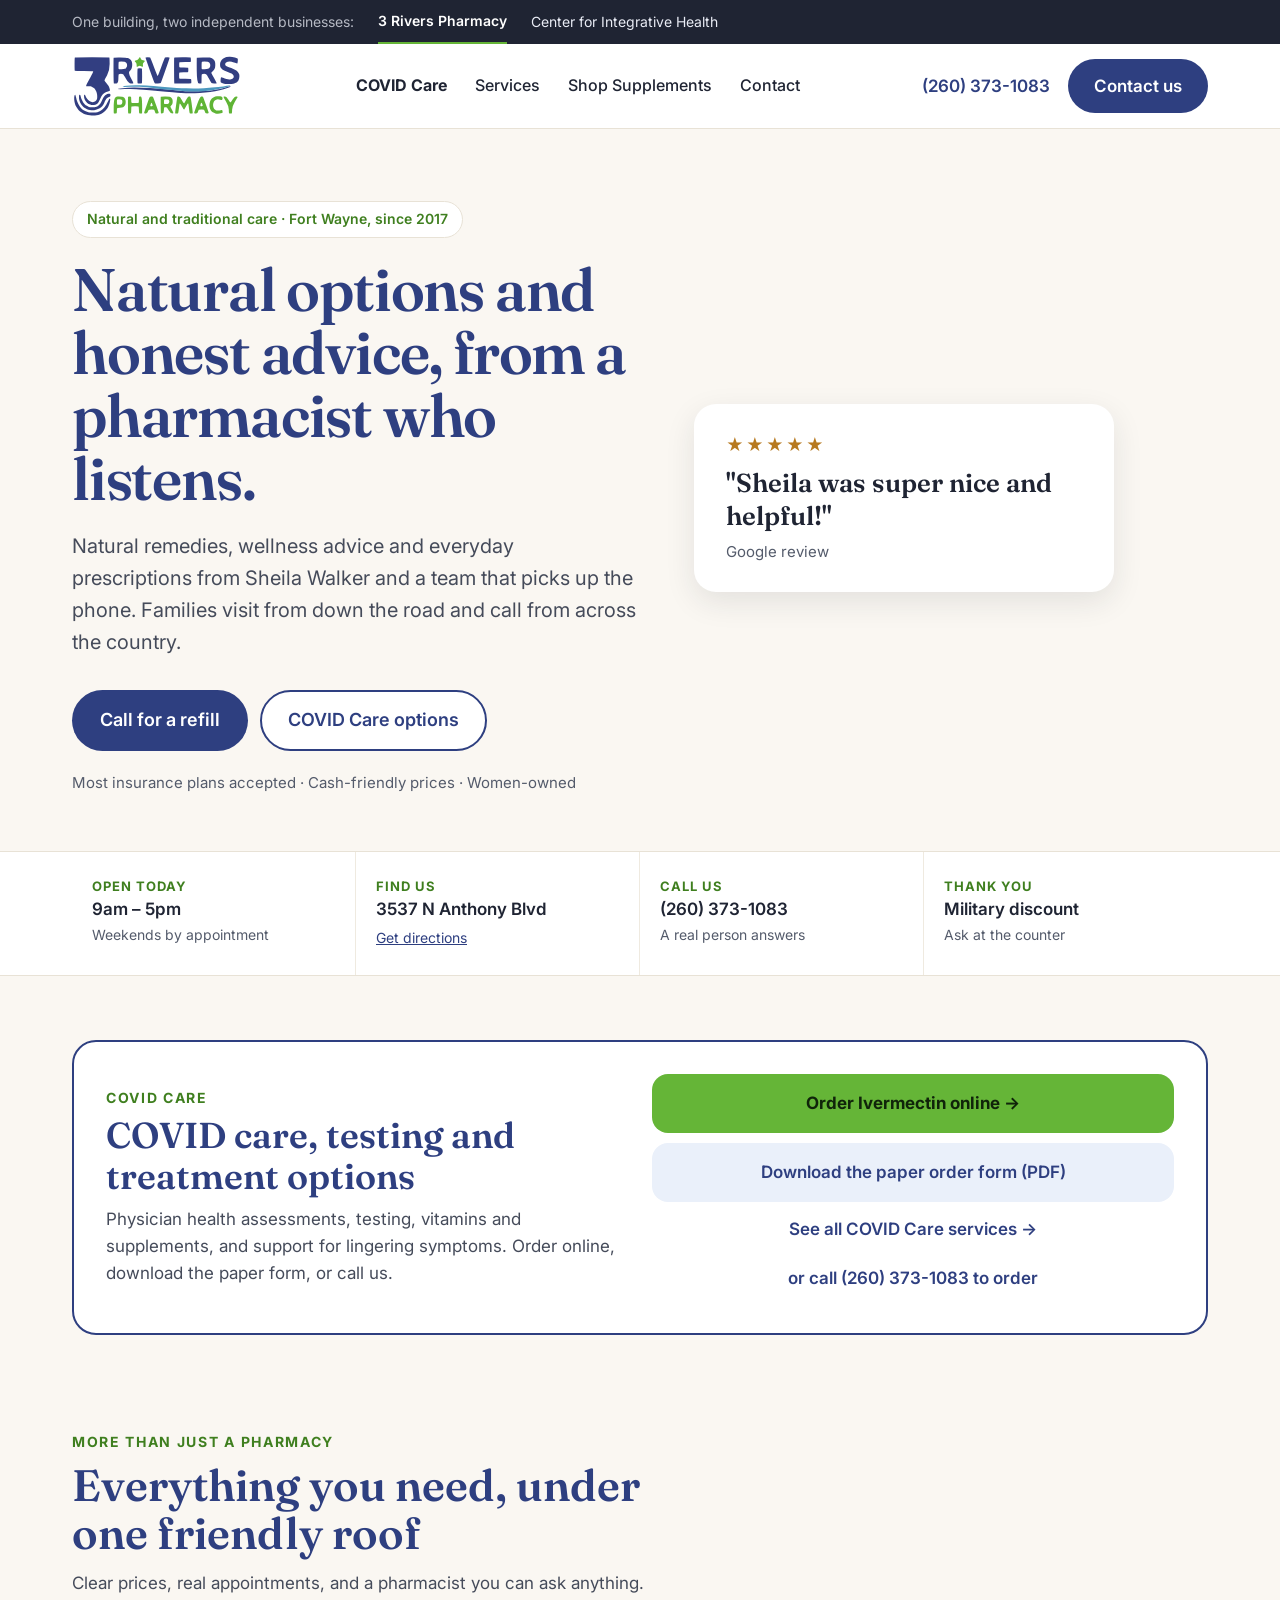
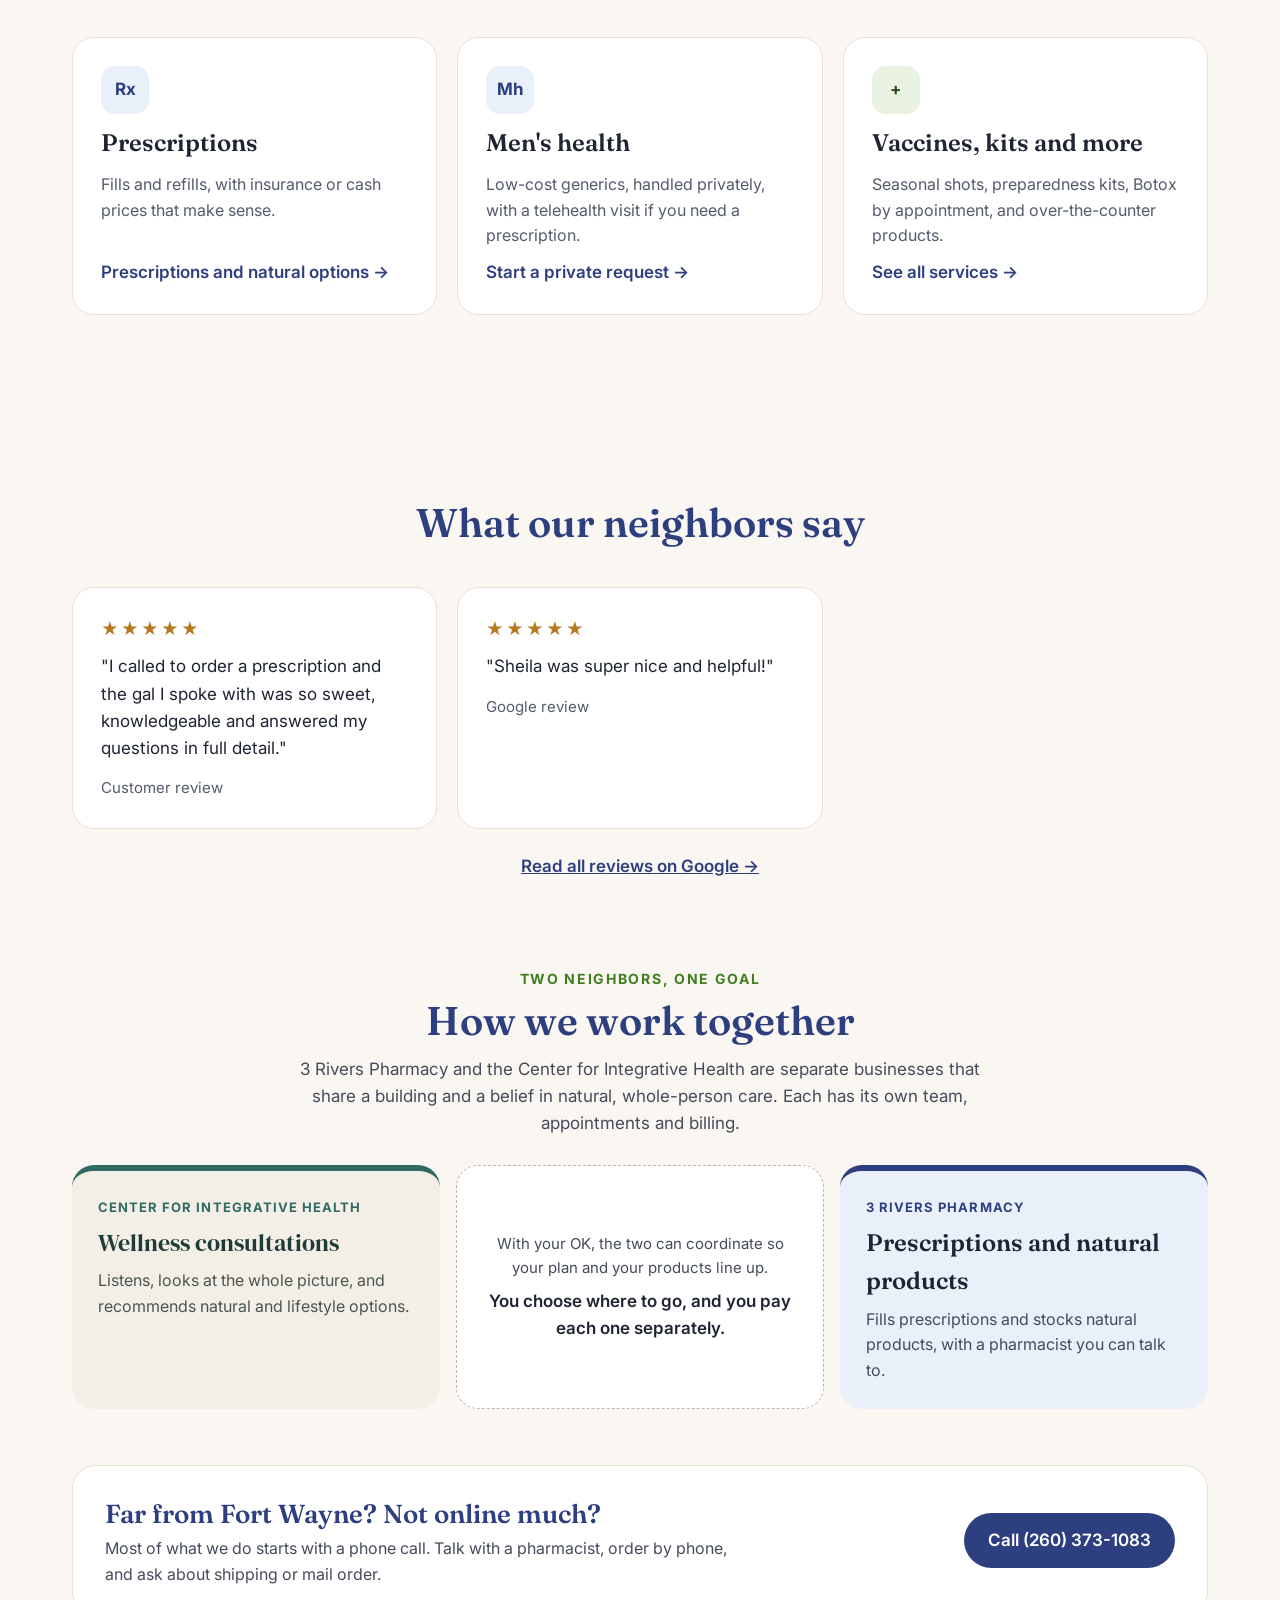
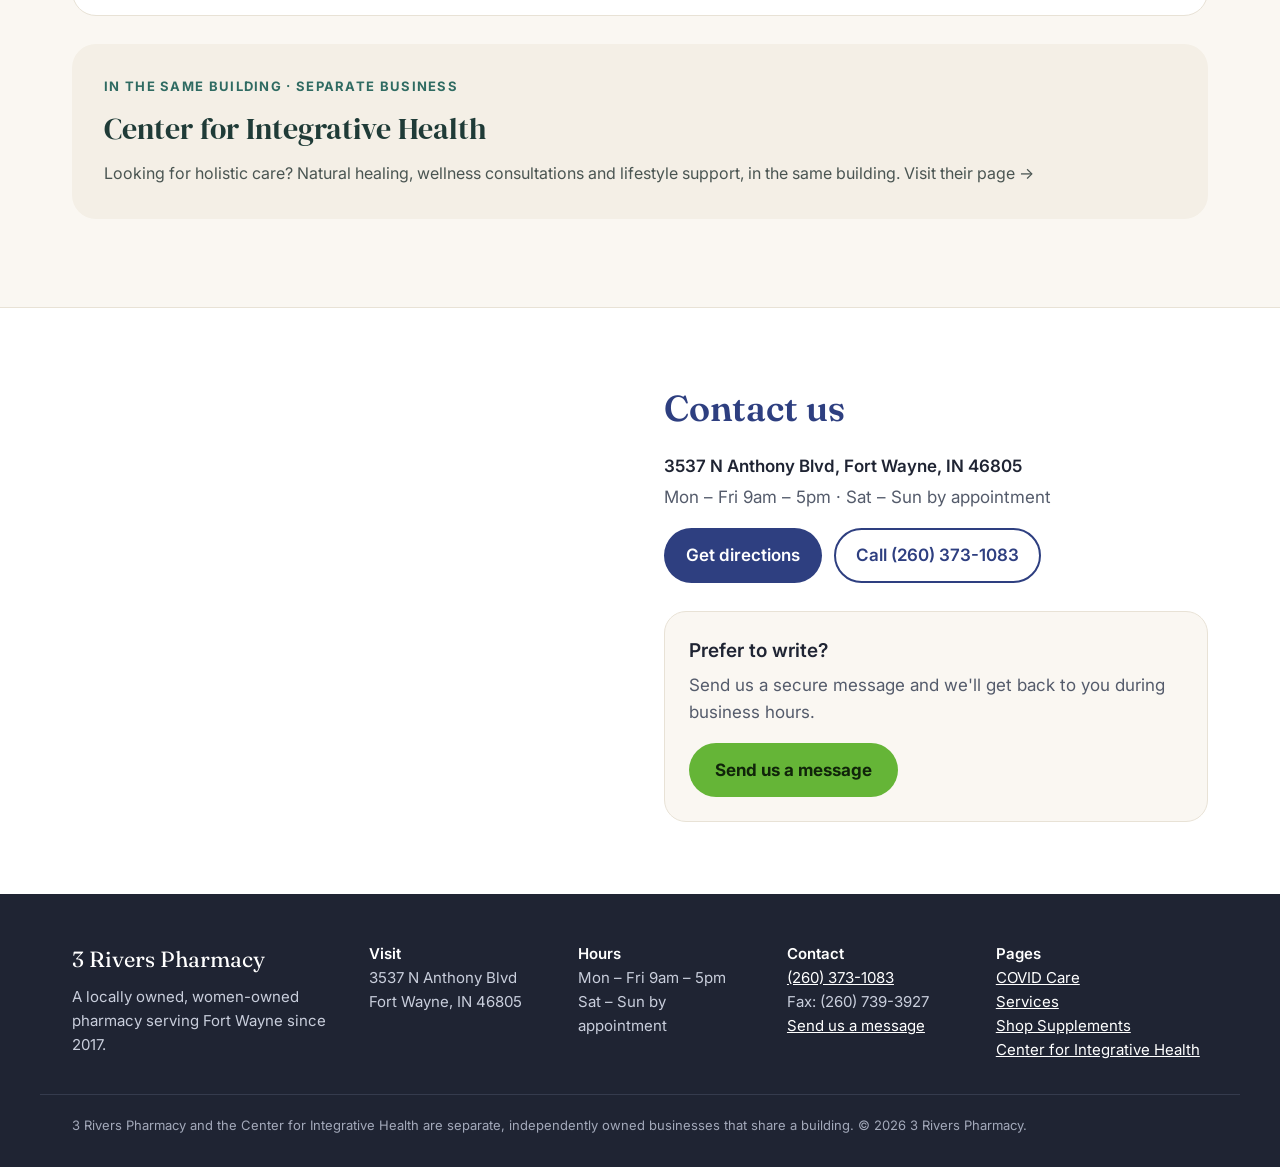
<file: index.html>
<!doctype html>
<html lang="en">
<head>
<meta charset="utf-8">
<meta name="viewport" content="width=device-width, initial-scale=1">
<title>3 Rivers Pharmacy | Fort Wayne, IN – More than just a pharmacy</title>
<meta name="description" content="Locally owned, women-owned pharmacy in Fort Wayne, IN. Prescriptions, natural options, COVID care and honest advice from a pharmacist who listens.">
<link rel="canonical" href="https://3riverspharmacy.com/">
<meta property="og:title" content="3 Rivers Pharmacy | Fort Wayne, IN – More than just a pharmacy">
<meta property="og:description" content="Locally owned, women-owned pharmacy in Fort Wayne, IN. Prescriptions, natural options, COVID care and honest advice from a pharmacist who listens.">
<meta property="og:url" content="https://3riverspharmacy.com/">
<meta property="og:type" content="website">
<link rel="icon" type="image/svg+xml" href="/assets/favicon.svg">
<link rel="preconnect" href="https://fonts.googleapis.com"><link rel="preconnect" href="https://fonts.gstatic.com" crossorigin><link rel="stylesheet" href="https://fonts.googleapis.com/css2?family=Fraunces:opsz,wght@9..144,500;9..144,600&amp;family=DM+Serif+Display&amp;family=Inter:wght@400;500;600;700&amp;display=swap">
<link rel="stylesheet" href="/assets/site.css">
<script type="application/ld+json">{"@context":"https://schema.org","@type":"Pharmacy","name":"3 Rivers Pharmacy","url":"https://3riverspharmacy.com/","telephone":"+1-260-373-1083","faxNumber":"+1-260-739-3927","image":"https://3riverspharmacy.com/assets/3rp-logo.svg","address":{"@type":"PostalAddress","streetAddress":"3537 N Anthony Blvd","addressLocality":"Fort Wayne","addressRegion":"IN","postalCode":"46805","addressCountry":"US"},"openingHoursSpecification":[{"@type":"OpeningHoursSpecification","dayOfWeek":["Monday","Tuesday","Wednesday","Thursday","Friday"],"opens":"09:00","closes":"17:00"}]}</script>
</head>
<body class="rx">
<div class="topbar"><div class="wrap">
<span class="dim">One building, two independent businesses:</span>
<a href="/" class="on">3 Rivers Pharmacy</a>
<a href="/center-for-integrative-health/" >Center for Integrative Health</a>
</div></div>
<header class="site"><div class="wrap">
<a href="/" class="brand"><img src="/assets/3rp-logo.svg" alt="3 Rivers Pharmacy" width="170" height="60"></a>
<nav class="navlinks" aria-label="Main">
<a href="/covid-care/"><b>COVID Care</b></a>
<a href="/services/">Services</a>
<a href="https://us.fullscript.com/s/swalker1751569186/shop" target="_blank" rel="noopener">Shop Supplements</a>
<a href="/contact/">Contact</a>
</nav>
<div class="hdr-cta">
<a href="tel:+12603731083" class="phone">(260) 373-1083</a>
<a href="/contact/" class="btn btn-navy">Contact us</a>
</div>
</div></header>
<main class="home">
<section style="padding: 72px 0 56px">
<div class="wrap hero">
<div>
<div style="display: inline-flex; gap: 8px; align-items: center; background: #FFFFFF; border: 1px solid #E8E2D6; border-radius: 999px; padding: 6px 14px; font-size: 14px; font-weight: 600; color: #3F7F1F">Natural and traditional care · Fort Wayne, since 2017</div>
<h1 style="font-family: Fraunces, serif; font-weight: 600; font-size: 60px; line-height: 1.05; letter-spacing: -0.02em; color: #2E3F80; margin: 20px 0 20px">Natural options and honest advice, from a pharmacist who listens.</h1>
<p style="font-size: 20px; color: #454B5A; margin: 0 0 32px; max-width: 34em">Natural remedies, wellness advice and everyday prescriptions from Sheila Walker and a team that picks up the phone. Families visit from down the road and call from across the country.</p>
<div style="display: flex; flex-wrap: wrap; gap: 12px">
<a href="tel:+12603731083" style="background: #2E3F80; color: #FFFFFF; font-weight: 600; text-decoration: none; padding: 16px 28px; border-radius: 999px; font-size: 18px">Call for a refill</a>
<a href="#covid" style="background: #FFFFFF; color: #2E3F80; border: 2px solid #2E3F80; font-weight: 600; text-decoration: none; padding: 14px 26px; border-radius: 999px; font-size: 18px">COVID Care options</a>
</div>
<p style="font-size: 15px; color: #545B6B; margin: 20px 0 0">Most insurance plans accepted · Cash-friendly prices · Women-owned</p>
</div>
<div style="background: #FFFFFF; border-radius: 22px; padding: 28px 32px; box-shadow: 0 10px 30px rgba(31,36,51,0.10); max-width: 420px; justify-self: start">
<div style="color: #B7791F; letter-spacing: 2px">★★★★★</div>
<div style="font-family: Fraunces, serif; font-size: 26px; font-weight: 600; color: #1F2433; line-height: 1.25; margin: 8px 0">"Sheila was super nice and helpful!"</div>
<div style="font-size: 15px; color: #545B6B">Google review</div>
</div>
</div>
</section>

<section style="background: #FFFFFF; border-top: 1px solid #E8E2D6; border-bottom: 1px solid #E8E2D6">
<div class="wrap facts">
<div style="padding: 24px 20px; border-right: 1px solid #EFEAE0"><div style="font-size: 13px; font-weight: 700; letter-spacing: 0.08em; color: #3F7F1F">OPEN TODAY</div><div style="font-weight: 600">9am – 5pm</div><div style="font-size: 14px; color: #545B6B">Weekends by appointment</div></div>
<div style="padding: 24px 20px; border-right: 1px solid #EFEAE0"><div style="font-size: 13px; font-weight: 700; letter-spacing: 0.08em; color: #3F7F1F">FIND US</div><div style="font-weight: 600">3537 N Anthony Blvd</div><a href="#visit" style="font-size: 14px">Get directions</a></div>
<div style="padding: 24px 20px; border-right: 1px solid #EFEAE0"><div style="font-size: 13px; font-weight: 700; letter-spacing: 0.08em; color: #3F7F1F">CALL US</div><div style="font-weight: 600">(260) 373-1083</div><div style="font-size: 14px; color: #545B6B">A real person answers</div></div>
<div style="padding: 24px 20px"><div style="font-size: 13px; font-weight: 700; letter-spacing: 0.08em; color: #3F7F1F">THANK YOU</div><div style="font-weight: 600">Military discount</div><div style="font-size: 14px; color: #545B6B">Ask at the counter</div></div>
</div>
</section>

<section id="covid" style="padding: 0 0 8px">
<div class="wrap">
<div style="background: #FFFFFF; border: 2px solid #2E3F80; border-radius: 24px; padding: 32px; display: grid; grid-template-columns: repeat(auto-fit, minmax(300px, 1fr)); gap: 24px; align-items: center; margin-top: 64px">
<div>
<div style="font-size: 14px; font-weight: 700; letter-spacing: 0.12em; color: #3F7F1F">COVID CARE</div>
<h2 style="font-family: Fraunces, serif; font-weight: 600; font-size: 36px; line-height: 1.12; color: #2E3F80; margin: 6px 0 10px">COVID care, testing and treatment options</h2>
<p style="margin: 0; color: #454B5A">Physician health assessments, testing, vitamins and supplements, and support for lingering symptoms. Order online, download the paper form, or call us.</p>
</div>
<div style="display: flex; flex-direction: column; gap: 10px">
<a href="https://hptz.io/0xNfG3i" target="_blank" rel="noopener" style="background: #65B537; color: #10240A; font-weight: 700; text-decoration: none; padding: 16px 22px; border-radius: 16px; text-align: center">Order Ivermectin online →</a>
<a href="/wp-content/uploads/2022/05/ORIGINAL-NEW-IVERMECTIN-EMAIL-THESE-1.pdf" style="background: #EAF0FA; color: #2E3F80; font-weight: 600; text-decoration: none; padding: 16px 22px; border-radius: 16px; text-align: center">Download the paper order form (PDF)</a>
<a href="/covid-care/" style="color: #2E3F80; font-weight: 600; text-decoration: none; padding: 4px; text-align: center">See all COVID Care services →</a>
<a href="tel:+12603731083" style="color: #2E3F80; font-weight: 600; text-decoration: none; padding: 8px; text-align: center">or call (260) 373-1083 to order</a>
</div>
</div>
</div>
</section>

<section id="services" style="padding: 88px 0">
<div class="wrap">
<div style="max-width: 640px; margin-bottom: 40px">
<div style="font-size: 14px; font-weight: 700; letter-spacing: 0.12em; color: #3F7F1F">MORE THAN JUST A PHARMACY</div>
<h2 style="font-family: Fraunces, serif; font-weight: 600; font-size: 44px; line-height: 1.1; color: #2E3F80; margin: 8px 0 12px">Everything you need, under one friendly roof</h2>
<p style="margin: 0; color: #454B5A">Clear prices, real appointments, and a pharmacist you can ask anything.</p>
</div>
<div class="cards">
<a href="/pharmacy-naturopathic-services/" style="text-decoration: none; color: inherit; background: #FFFFFF; border: 1px solid #E8E2D6; border-radius: 22px; padding: 28px; display: flex; flex-direction: column; gap: 10px">
<div style="width: 48px; height: 48px; border-radius: 14px; background: #EAF0FA; color: #2E3F80; display: flex; align-items: center; justify-content: center; font-weight: 700">Rx</div>
<div style="font-family: Fraunces, serif; font-size: 24px; font-weight: 600; color: #1F2433">Prescriptions</div>
<div style="color: #545B6B; font-size: 16px">Fills and refills, with insurance or cash prices that make sense.</div>
<div style="margin-top: auto; font-weight: 600; color: #2E3F80">Prescriptions and natural options →</div>
</a>
<a href="/mens-health/" style="text-decoration: none; color: inherit; background: #FFFFFF; border: 1px solid #E8E2D6; border-radius: 22px; padding: 28px; display: flex; flex-direction: column; gap: 10px">
<div style="width: 48px; height: 48px; border-radius: 14px; background: #EAF0FA; color: #2E3F80; display: flex; align-items: center; justify-content: center; font-weight: 700">Mh</div>
<div style="font-family: Fraunces, serif; font-size: 24px; font-weight: 600; color: #1F2433">Men's health</div>
<div style="color: #545B6B; font-size: 16px">Low-cost generics, handled privately, with a telehealth visit if you need a prescription.</div>
<div style="margin-top: auto; font-weight: 600; color: #2E3F80">Start a private request →</div>
</a>
<a href="/services/" style="text-decoration: none; color: inherit; background: #FFFFFF; border: 1px solid #E8E2D6; border-radius: 22px; padding: 28px; display: flex; flex-direction: column; gap: 10px">
<div style="width: 48px; height: 48px; border-radius: 14px; background: #EAF3E2; color: #2B4A17; display: flex; align-items: center; justify-content: center; font-weight: 700">+</div>
<div style="font-family: Fraunces, serif; font-size: 24px; font-weight: 600; color: #1F2433">Vaccines, kits and more</div>
<div style="color: #545B6B; font-size: 16px">Seasonal shots, preparedness kits, Botox by appointment, and over-the-counter products.</div>
<div style="margin-top: auto; font-weight: 600; color: #2E3F80">See all services →</div>
</a>
</div>
</div>
</section>

<section style="padding: 88px 0">
<div class="wrap">
<h2 style="font-family: Fraunces, serif; font-weight: 600; font-size: 40px; color: #2E3F80; margin: 0 0 32px; text-align: center">What our neighbors say</h2>
<div class="cards">
<div style="background: #FFFFFF; border: 1px solid #E8E2D6; border-radius: 22px; padding: 28px"><div style="color: #B7791F; letter-spacing: 2px">★★★★★</div><p style="margin: 10px 0 14px">"I called to order a prescription and the gal I spoke with was so sweet, knowledgeable and answered my questions in full detail."</p><div style="font-size: 15px; color: #545B6B">Customer review</div></div>
<div style="background: #FFFFFF; border: 1px solid #E8E2D6; border-radius: 22px; padding: 28px"><div style="color: #B7791F; letter-spacing: 2px">★★★★★</div><p style="margin: 10px 0 14px">"Sheila was super nice and helpful!"</p><div style="font-size: 15px; color: #545B6B">Google review</div></div>
</div>
<div style="text-align: center; margin-top: 24px"><a href="https://www.google.com/maps/search/?api=1&amp;query=3+Rivers+Pharmacy+3537+N+Anthony+Blvd+Fort+Wayne+IN" target="_blank" rel="noopener" style="font-weight: 600">Read all reviews on Google →</a></div>
</div>
</section>

<section id="together" style="padding: 0 0 56px">
<div class="wrap">
<div style="text-align: center; max-width: 720px; margin: 0 auto 28px">
<div style="font-size: 14px; font-weight: 700; letter-spacing: 0.12em; color: #3F7F1F">TWO NEIGHBORS, ONE GOAL</div>
<h2 style="font-family: Fraunces, serif; font-weight: 600; font-size: 40px; line-height: 1.12; color: #2E3F80; margin: 8px 0 12px">How we work together</h2>
<p style="margin: 0; color: #454B5A">3 Rivers Pharmacy and the Center for Integrative Health are separate businesses that share a building and a belief in natural, whole-person care. Each has its own team, appointments and billing.</p>
</div>
<div style="display: grid; grid-template-columns: repeat(auto-fit, minmax(260px, 1fr)); gap: 16px; align-items: stretch">
<div style="background: #F4EFE6; border-radius: 22px; padding: 26px; border-top: 6px solid #2F6B62"><div style="font-size: 13px; font-weight: 700; letter-spacing: 0.08em; color: #2F6B62">CENTER FOR INTEGRATIVE HEALTH</div><div style="font-family: 'DM Serif Display', serif; font-size: 24px; color: #1F3B37; margin: 6px 0">Wellness consultations</div><div style="font-size: 16px; color: #4A5552">Listens, looks at the whole picture, and recommends natural and lifestyle options.</div></div>
<div style="background: #FFFFFF; border: 1px dashed #BDB4A3; border-radius: 22px; padding: 26px; display: flex; flex-direction: column; justify-content: center; text-align: center"><div style="font-size: 15px; color: #454B5A">With your OK, the two can coordinate so your plan and your products line up.</div><div style="font-weight: 600; color: #1F2433; margin-top: 8px">You choose where to go, and you pay each one separately.</div></div>
<div style="background: #EAF0FA; border-radius: 22px; padding: 26px; border-top: 6px solid #2E3F80"><div style="font-size: 13px; font-weight: 700; letter-spacing: 0.08em; color: #2E3F80">3 RIVERS PHARMACY</div><div style="font-family: Fraunces, serif; font-size: 24px; font-weight: 600; color: #1F2433; margin: 6px 0">Prescriptions and natural products</div><div style="font-size: 16px; color: #454B5A">Fills prescriptions and stocks natural products, with a pharmacist you can talk to.</div></div>
</div>
</div>
</section>

<section id="neighbors" style="padding: 0 0 88px">
<div class="wrap" style="margin-bottom: 28px">
<div style="background: #FFFFFF; border: 1px solid #E8E2D6; border-radius: 24px; padding: 28px 32px; display: flex; flex-wrap: wrap; gap: 16px 32px; align-items: center; justify-content: space-between">
<div style="max-width: 640px"><div style="font-family: Fraunces, serif; font-size: 26px; font-weight: 600; color: #2E3F80">Far from Fort Wayne? Not online much?</div><div style="color: #454B5A; font-size: 16px">Most of what we do starts with a phone call. Talk with a pharmacist, order by phone, and ask about shipping or mail order.</div></div>
<a href="tel:+12603731083" style="background: #2E3F80; color: #FFFFFF; font-weight: 600; text-decoration: none; padding: 14px 24px; border-radius: 999px; white-space: nowrap">Call (260) 373-1083</a>
</div>
</div>
<div class="wrap">
<a href="/center-for-integrative-health/" style="text-decoration: none; color: inherit; background: #F4EFE6; border-radius: 24px; padding: 32px; display: block">
<div style="font-size: 13px; font-weight: 700; letter-spacing: 0.1em; color: #2F6B62">IN THE SAME BUILDING · SEPARATE BUSINESS</div>
<div style="font-family: 'DM Serif Display', serif; font-size: 30px; color: #1F3B37; margin: 8px 0">Center for Integrative Health</div>
<div style="color: #4A5552; font-size: 16px">Looking for holistic care? Natural healing, wellness consultations and lifestyle support, in the same building. Visit their page →</div>
</a>
</div>
</section>

<section id="visit" style="background: #FFFFFF; border-top: 1px solid #E8E2D6; padding: 72px 0">
<div class="wrap two" style="align-items: stretch">
<iframe title="Map to 3 Rivers Pharmacy, 3537 N Anthony Blvd, Fort Wayne, IN" src="https://www.google.com/maps?q=3537+N+Anthony+Blvd,+Fort+Wayne,+IN+46805&amp;output=embed" style="width: 100%; min-height: 360px; border: 0; border-radius: 24px; display: block" loading="lazy" referrerpolicy="no-referrer-when-downgrade"></iframe>
<div>
<h2 style="font-family: Fraunces, serif; font-weight: 600; font-size: 36px; color: #2E3F80; margin: 0 0 16px">Contact us</h2>
<p style="margin: 0 0 4px; font-weight: 600">3537 N Anthony Blvd, Fort Wayne, IN 46805</p>
<p style="margin: 0 0 16px; color: #545B6B">Mon – Fri 9am – 5pm · Sat – Sun by appointment</p>
<div style="display: flex; flex-wrap: wrap; gap: 12px; margin-bottom: 28px">
<a href="https://www.google.com/maps/dir/?api=1&amp;destination=3537+N+Anthony+Blvd,+Fort+Wayne,+IN+46805" target="_blank" rel="noopener" style="background: #2E3F80; color: #FFFFFF; font-weight: 600; text-decoration: none; padding: 14px 22px; border-radius: 999px">Get directions</a>
<a href="tel:+12603731083" style="border: 2px solid #2E3F80; color: #2E3F80; font-weight: 600; text-decoration: none; padding: 12px 20px; border-radius: 999px">Call (260) 373-1083</a>
</div>
<div style="background:#FAF7F2;border:1px solid #E8E2D6;border-radius:22px;padding:24px"><div style="font-weight:600;font-size:19px;color:#1F2433">Prefer to write?</div><p style="margin:6px 0 16px;color:#545B6B">Send us a secure message and we'll get back to you during business hours.</p><a href="https://hptz.io/073rGGA" target="_blank" rel="noopener" class="btn btn-green">Send us a message</a></div>
</div>
</div>
</section>

</main>
<footer class="site"><div class="wrap cols">
<div style="max-width:360px"><div class="ft-name">3 Rivers Pharmacy</div><p>A locally owned, women-owned pharmacy serving Fort Wayne since 2017.</p></div>
<div><div class="ft-h">Visit</div>3537 N Anthony Blvd<br>Fort Wayne, IN 46805</div>
<div><div class="ft-h">Hours</div>Mon – Fri 9am – 5pm<br>Sat – Sun by appointment</div>
<div><div class="ft-h">Contact</div><a href="tel:+12603731083">(260) 373-1083</a><br>Fax: (260) 739-3927<br><a href="https://hptz.io/073rGGA" target="_blank" rel="noopener">Send us a message</a></div>
<div><div class="ft-h">Pages</div><a href="/covid-care/">COVID Care</a><br><a href="/services/">Services</a><br><a href="https://us.fullscript.com/s/swalker1751569186/shop" target="_blank" rel="noopener">Shop Supplements</a><br><a href="/center-for-integrative-health/">Center for Integrative Health</a></div>
</div>
<div class="wrap legal">3 Rivers Pharmacy and the Center for Integrative Health are separate, independently owned businesses that share a building. © <span class="yr">2026</span> 3 Rivers Pharmacy.</div>
</footer>
<nav class="mbar" aria-label="Quick links">
<a href="tel:+12603731083">Call</a>
<a href="/covid-care/">COVID Care</a>
<a href="https://us.fullscript.com/s/swalker1751569186/shop" target="_blank" rel="noopener">Shop Supplements</a>
<a href="https://www.google.com/maps/dir/?api=1&amp;destination=3537+N+Anthony+Blvd,+Fort+Wayne,+IN+46805" target="_blank" rel="noopener">Directions</a>
<a href="/contact/" class="hot">Contact</a>
</nav>
<script>document.querySelectorAll('.yr').forEach(e=>e.textContent=new Date().getFullYear())</script>
</body>
</html>
</file>
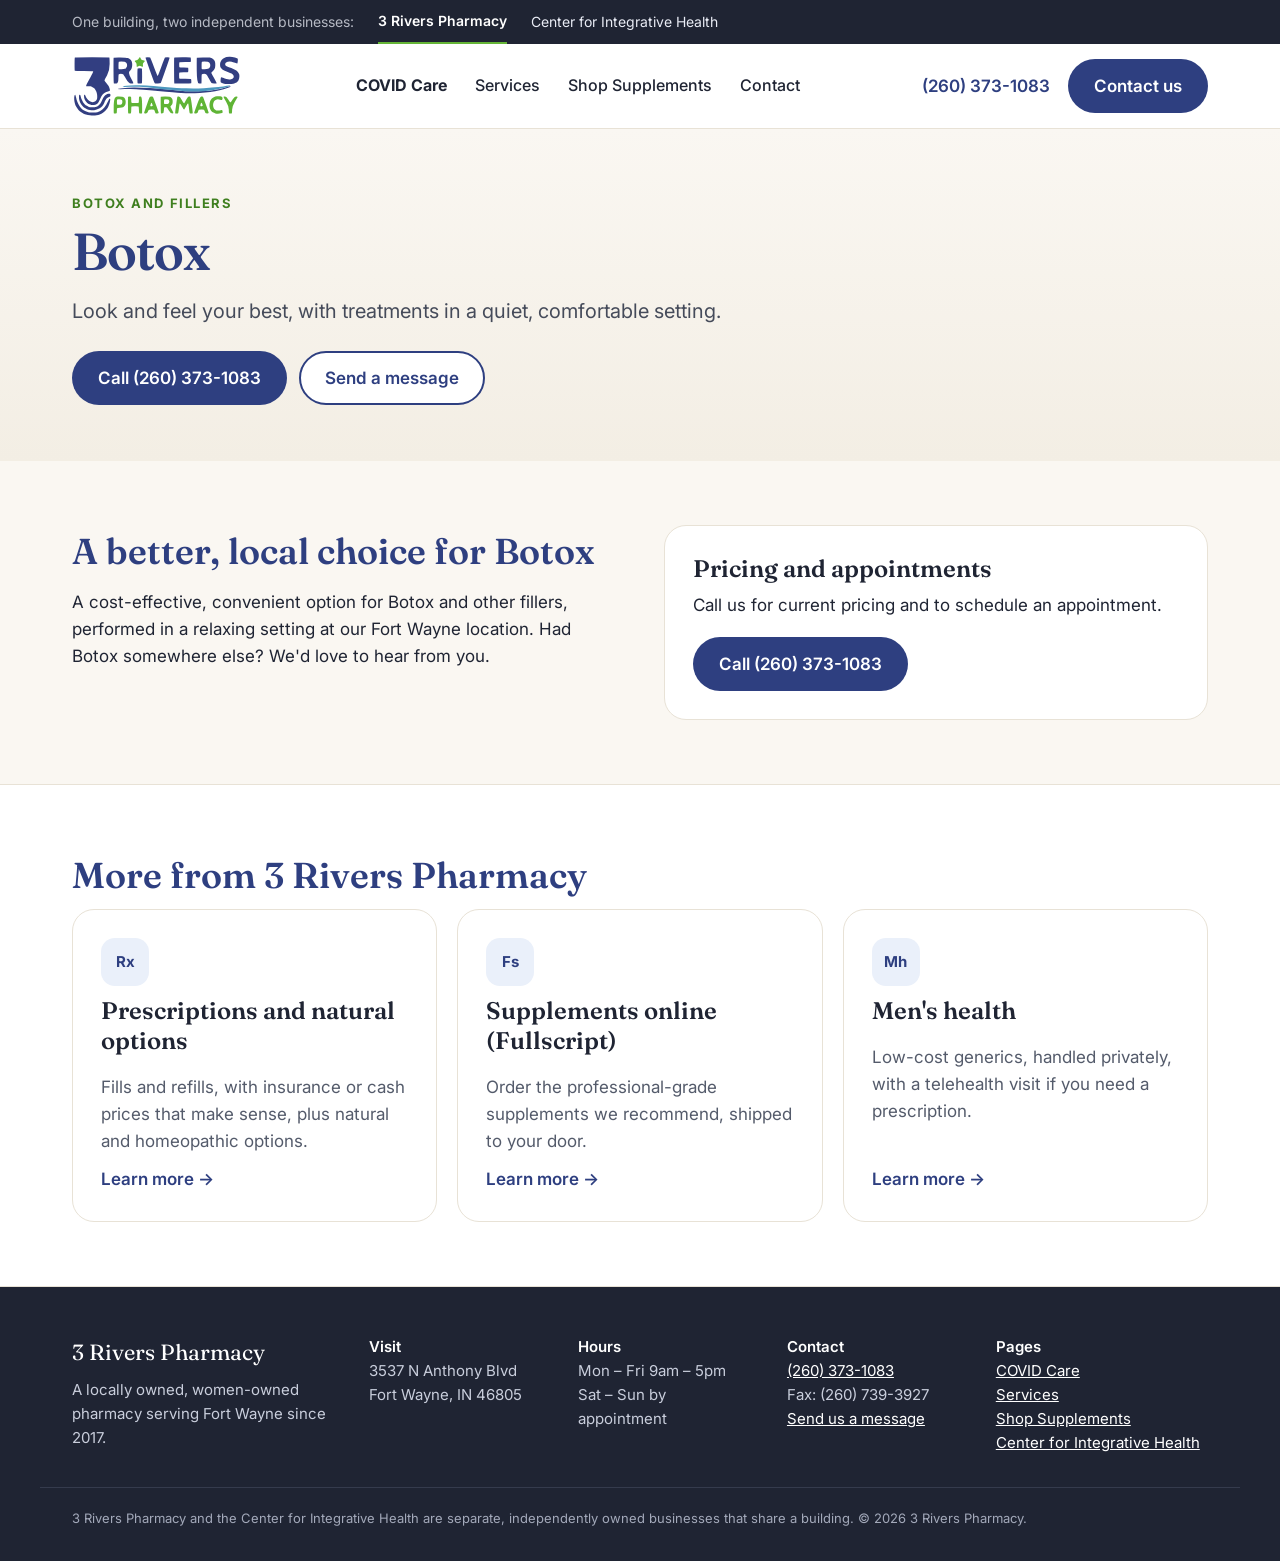
<file: botox/index.html>
<!doctype html>
<html lang="en">
<head>
<meta charset="utf-8">
<meta name="viewport" content="width=device-width, initial-scale=1">
<title>Botox in Fort Wayne | 3 Rivers Pharmacy</title>
<meta name="description" content="A local, cost-effective choice for Botox and fillers in a relaxing setting in Fort Wayne. Call for pricing and appointments.">
<link rel="canonical" href="https://3riverspharmacy.com/botox/">
<meta property="og:title" content="Botox in Fort Wayne | 3 Rivers Pharmacy">
<meta property="og:description" content="A local, cost-effective choice for Botox and fillers in a relaxing setting in Fort Wayne. Call for pricing and appointments.">
<meta property="og:url" content="https://3riverspharmacy.com/botox/">
<meta property="og:type" content="website">
<link rel="icon" type="image/svg+xml" href="/assets/favicon.svg">
<link rel="preconnect" href="https://fonts.googleapis.com"><link rel="preconnect" href="https://fonts.gstatic.com" crossorigin><link rel="stylesheet" href="https://fonts.googleapis.com/css2?family=Fraunces:opsz,wght@9..144,500;9..144,600&amp;family=DM+Serif+Display&amp;family=Inter:wght@400;500;600;700&amp;display=swap">
<link rel="stylesheet" href="/assets/site.css">

</head>
<body class="rx">
<div class="topbar"><div class="wrap">
<span class="dim">One building, two independent businesses:</span>
<a href="/" class="on">3 Rivers Pharmacy</a>
<a href="/center-for-integrative-health/" >Center for Integrative Health</a>
</div></div>
<header class="site"><div class="wrap">
<a href="/" class="brand"><img src="/assets/3rp-logo.svg" alt="3 Rivers Pharmacy" width="170" height="60"></a>
<nav class="navlinks" aria-label="Main">
<a href="/covid-care/"><b>COVID Care</b></a>
<a href="/services/">Services</a>
<a href="https://us.fullscript.com/s/swalker1751569186/shop" target="_blank" rel="noopener">Shop Supplements</a>
<a href="/contact/">Contact</a>
</nav>
<div class="hdr-cta">
<a href="tel:+12603731083" class="phone">(260) 373-1083</a>
<a href="/contact/" class="btn btn-navy">Contact us</a>
</div>
</div></header>
<main><section class="pghero"><div class="wrap">
<div class="kicker">BOTOX AND FILLERS</div>
<h1>Botox</h1>
<p class="lead">Look and feel your best, with treatments in a quiet, comfortable setting.</p>
<div class="btns"><a href="tel:+12603731083" class="btn btn-navy">Call (260) 373-1083</a><a href="https://hptz.io/073rGGA" target="_blank" rel="noopener" class="btn btn-ghost">Send a message</a></div>
</div></section>
<section class="band"><div class="wrap two top">
<div><h2>A better, local choice for Botox</h2>
<p>A cost-effective, convenient option for Botox and other fillers, performed in a relaxing setting at our Fort Wayne location. Had Botox somewhere else? We'd love to hear from you.</p></div>
<div class="panel"><div class="h3">Pricing and appointments</div><p>Call us for current pricing and to schedule an appointment.</p><a href="tel:+12603731083" class="btn btn-navy">Call (260) 373-1083</a></div>
</div></section><section class="band alt"><div class="wrap"><h2>More from 3 Rivers Pharmacy</h2><div class="cards"><a class="card" href="/pharmacy-naturopathic-services/"><div class="ic">Rx</div><div class="h3">Prescriptions and natural options</div><div class="muted">Fills and refills, with insurance or cash prices that make sense, plus natural and homeopathic options.</div><div class="more">Learn more →</div></a><a class="card" href="/fullscript/"><div class="ic">Fs</div><div class="h3">Supplements online (Fullscript)</div><div class="muted">Order the professional-grade supplements we recommend, shipped to your door.</div><div class="more">Learn more →</div></a><a class="card" href="/mens-health/"><div class="ic">Mh</div><div class="h3">Men's health</div><div class="muted">Low-cost generics, handled privately, with a telehealth visit if you need a prescription.</div><div class="more">Learn more →</div></a></div></div></section></main><footer class="site"><div class="wrap cols">
<div style="max-width:360px"><div class="ft-name">3 Rivers Pharmacy</div><p>A locally owned, women-owned pharmacy serving Fort Wayne since 2017.</p></div>
<div><div class="ft-h">Visit</div>3537 N Anthony Blvd<br>Fort Wayne, IN 46805</div>
<div><div class="ft-h">Hours</div>Mon – Fri 9am – 5pm<br>Sat – Sun by appointment</div>
<div><div class="ft-h">Contact</div><a href="tel:+12603731083">(260) 373-1083</a><br>Fax: (260) 739-3927<br><a href="https://hptz.io/073rGGA" target="_blank" rel="noopener">Send us a message</a></div>
<div><div class="ft-h">Pages</div><a href="/covid-care/">COVID Care</a><br><a href="/services/">Services</a><br><a href="https://us.fullscript.com/s/swalker1751569186/shop" target="_blank" rel="noopener">Shop Supplements</a><br><a href="/center-for-integrative-health/">Center for Integrative Health</a></div>
</div>
<div class="wrap legal">3 Rivers Pharmacy and the Center for Integrative Health are separate, independently owned businesses that share a building. © <span class="yr">2026</span> 3 Rivers Pharmacy.</div>
</footer>
<nav class="mbar" aria-label="Quick links">
<a href="tel:+12603731083">Call</a>
<a href="/covid-care/">COVID Care</a>
<a href="https://us.fullscript.com/s/swalker1751569186/shop" target="_blank" rel="noopener">Shop Supplements</a>
<a href="https://www.google.com/maps/dir/?api=1&amp;destination=3537+N+Anthony+Blvd,+Fort+Wayne,+IN+46805" target="_blank" rel="noopener">Directions</a>
<a href="/contact/" class="hot">Contact</a>
</nav>
<script>document.querySelectorAll('.yr').forEach(e=>e.textContent=new Date().getFullYear())</script>
</body>
</html>
</file>
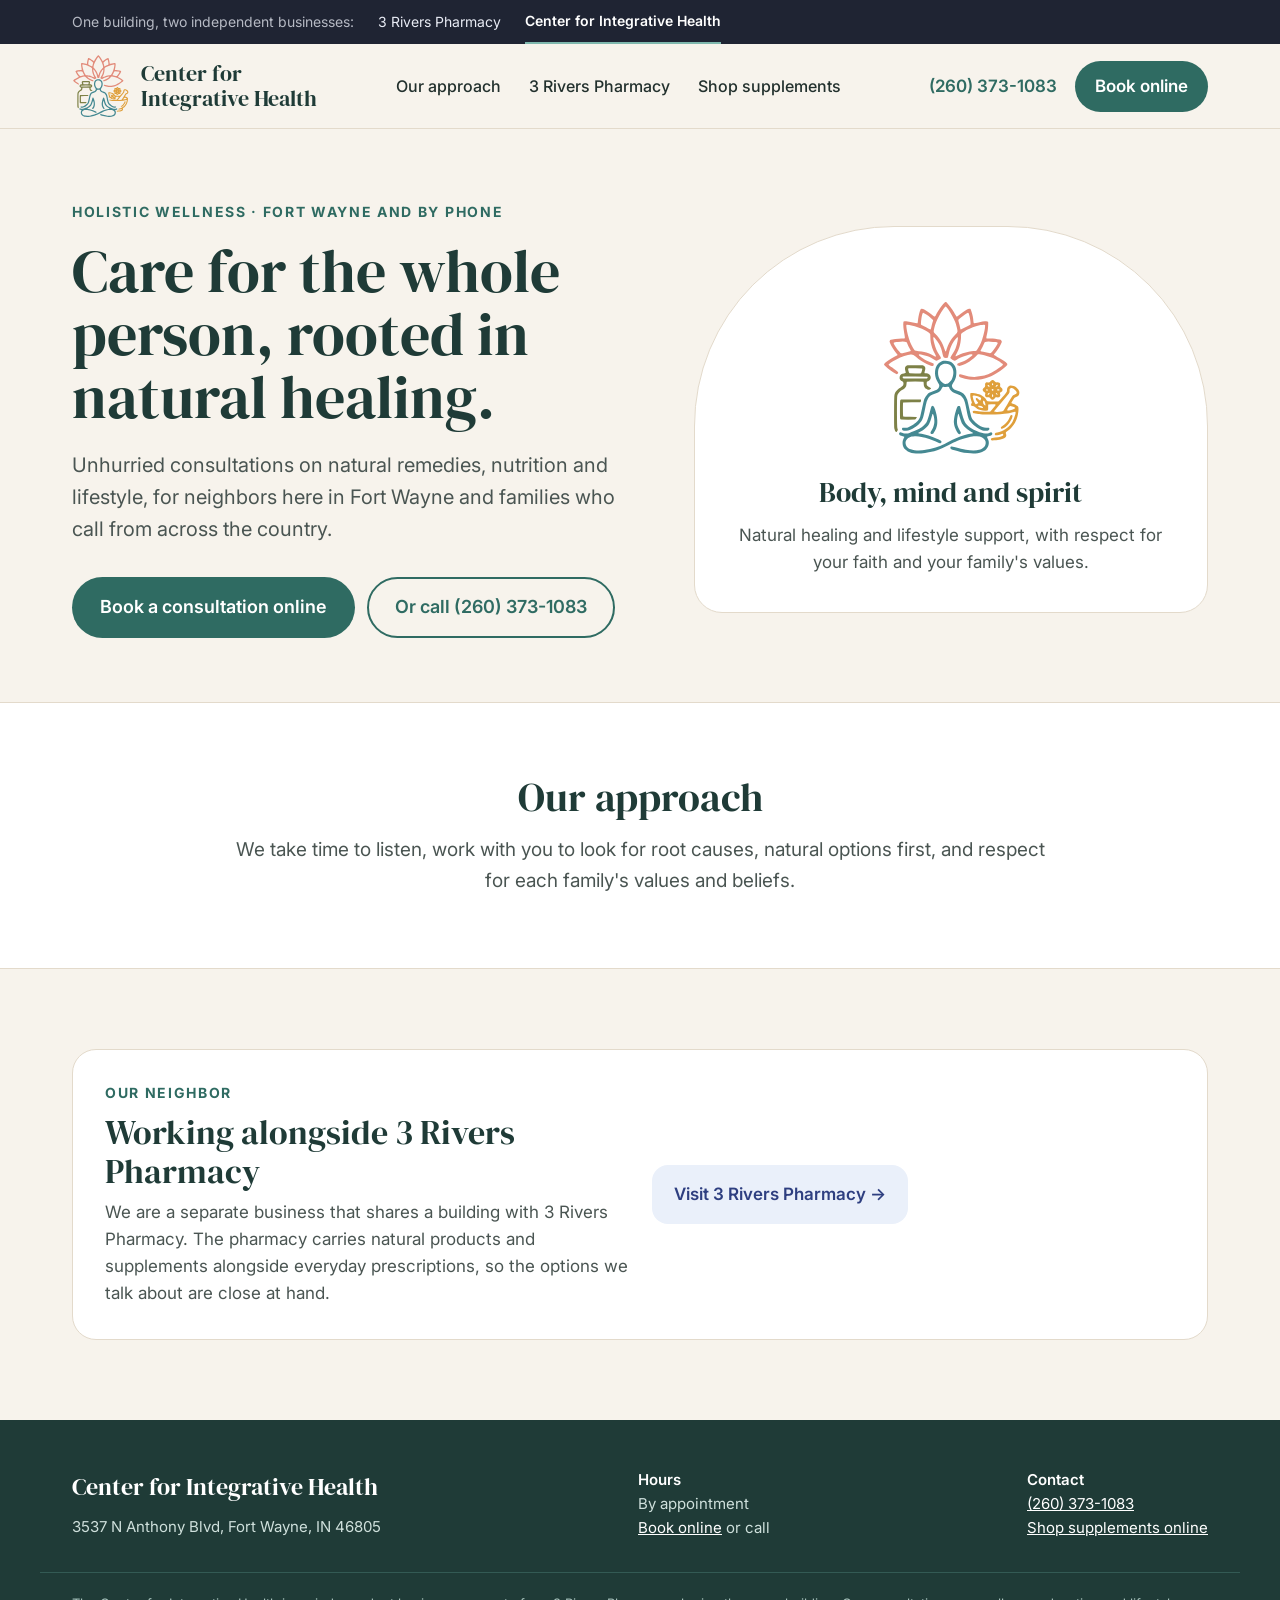
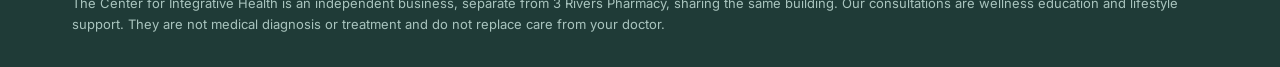
<file: center-for-integrative-health/index.html>
<!doctype html>
<html lang="en">
<head>
<meta charset="utf-8">
<meta name="viewport" content="width=device-width, initial-scale=1">
<title>Center for Integrative Health | Fort Wayne, IN</title>
<meta name="description" content="Holistic wellness consultations in Fort Wayne, IN: natural healing, nutrition and lifestyle support. A separate business sharing a building with 3 Rivers Pharmacy.">
<link rel="canonical" href="https://3riverspharmacy.com/center-for-integrative-health/">
<link rel="icon" type="image/svg+xml" href="/assets/cih-logo.svg">
<link rel="preconnect" href="https://fonts.googleapis.com"><link rel="preconnect" href="https://fonts.gstatic.com" crossorigin><link rel="stylesheet" href="https://fonts.googleapis.com/css2?family=Fraunces:opsz,wght@9..144,500;9..144,600&amp;family=DM+Serif+Display&amp;family=Inter:wght@400;500;600;700&amp;display=swap">
<style>
body{margin:0}
a{color:#2F6B62}a:hover{color:#1F4A44}
.wrap{max-width:1200px;margin:0 auto;padding:0 32px;box-sizing:border-box}
.hero{display:grid;grid-template-columns:minmax(0,1.1fr) minmax(0,1fr);gap:56px;align-items:center}
.two{display:grid;grid-template-columns:minmax(0,1fr) minmax(0,1fr);gap:48px;align-items:center}
.cards{display:grid;grid-template-columns:repeat(3,minmax(0,1fr));gap:20px}
.navlinks{display:flex;gap:28px;align-items:center}
@media (max-width:900px){
.hero,.two{grid-template-columns:minmax(0,1fr);gap:32px}
.cards{grid-template-columns:minmax(0,1fr)}
.navlinks{display:none}
.wrap{padding:0 16px}
}
</style>
</head>
<body>
<div style="background: #F7F3EC; color: #22302D; font-family: Inter, system-ui, sans-serif; font-size: 17px; line-height: 1.6">

<div style="background: #1F2433; color: #E9ECF5; font-size: 14px">
<div class="wrap" style="display: flex; flex-wrap: wrap; gap: 8px 24px; align-items: center; min-height: 44px">
<span style="opacity: 0.75">One building, two independent businesses:</span>
<a href="/" style="color: #E9ECF5; text-decoration: none; padding: 10px 0">3 Rivers Pharmacy</a>
<a href="/center-for-integrative-health/" style="color: #FFFFFF; font-weight: 600; text-decoration: none; border-bottom: 2px solid #7FB8AE; padding: 10px 0">Center for Integrative Health</a>
</div>
</div>

<header style="background: #F7F3EC; border-bottom: 1px solid #E3DACB">
<div class="wrap" style="display: flex; align-items: center; justify-content: space-between; gap: 24px; min-height: 84px">
<a href="/center-for-integrative-health/" style="display: flex; align-items: center; gap: 12px; text-decoration: none">
<img src="/assets/cih-logo.svg" alt="Center for Integrative Health logo" style="height: 64px; width: auto; display: block">
<div style="line-height: 1.15"><div style="font-family: 'DM Serif Display', serif; font-size: 22px; color: #1F3B37">Center for</div><div style="font-family: 'DM Serif Display', serif; font-size: 22px; color: #1F3B37">Integrative Health</div></div>
</a>
<nav class="navlinks" style="font-size: 16px; font-weight: 500">
<a href="#approach" style="color: #22302D; text-decoration: none">Our approach</a>
<a href="#neighbor" style="color: #22302D; text-decoration: none">3 Rivers Pharmacy</a>
<a href="https://us.fullscript.com/s/swalker1751569186/shop" target="_blank" rel="noopener" style="color: #22302D; text-decoration: none">Shop supplements</a>
</nav>
<div style="display: flex; gap: 10px; align-items: center; flex-wrap: wrap">
<a href="tel:+12603731083" style="color: #2F6B62; font-weight: 600; text-decoration: none; padding: 12px 8px">(260) 373-1083</a>
<a href="https://booking.pabau.com/center-for-integrative-health/capture/612" target="_blank" rel="noopener" style="background: #2F6B62; color: #FFFFFF; font-weight: 600; text-decoration: none; padding: 12px 20px; border-radius: 999px">Book online</a>
</div>
</div>
</header>

<section style="padding: 72px 0 64px">
<div class="wrap hero">
<div>
<div style="font-size: 14px; font-weight: 700; letter-spacing: 0.12em; color: #2F6B62">HOLISTIC WELLNESS · FORT WAYNE AND BY PHONE</div>
<h1 style="font-family: 'DM Serif Display', serif; font-weight: 400; font-size: 60px; line-height: 1.05; color: #1F3B37; margin: 16px 0 20px">Care for the whole person, rooted in natural healing.</h1>
<p style="font-size: 20px; color: #4A5552; margin: 0 0 32px; max-width: 34em">Unhurried consultations on natural remedies, nutrition and lifestyle, for neighbors here in Fort Wayne and families who call from across the country.</p>
<div style="display: flex; flex-wrap: wrap; gap: 12px">
<a href="https://booking.pabau.com/center-for-integrative-health/capture/612" target="_blank" rel="noopener" style="background: #2F6B62; color: #FFFFFF; font-weight: 600; text-decoration: none; padding: 16px 28px; border-radius: 999px; font-size: 18px">Book a consultation online</a>
<a href="tel:+12603731083" style="border: 2px solid #2F6B62; color: #2F6B62; font-weight: 600; text-decoration: none; padding: 14px 26px; border-radius: 999px; font-size: 18px">Or call (260) 373-1083</a>
</div>
</div>
<div style="background: #FFFFFF; border: 1px solid #E3DACB; border-radius: 200px 200px 28px 28px; padding: 72px 36px 36px; text-align: center">
<img src="/assets/cih-logo.svg" alt="" style="width: 140px; height: auto; margin: 0 auto 20px; display: block">
<div style="font-family: 'DM Serif Display', serif; font-size: 28px; color: #1F3B37; line-height: 1.2">Body, mind and spirit</div>
<p style="color: #4A5552; margin: 12px 0 0">Natural healing and lifestyle support, with respect for your faith and your family's values.</p>
</div>
</div>
</section>

<section id="approach" style="background: #FFFFFF; border-top: 1px solid #E3DACB; border-bottom: 1px solid #E3DACB; padding: 72px 0">
<div class="wrap" style="max-width: 880px; text-align: center">
<div>
<h2 style="font-family: 'DM Serif Display', serif; font-weight: 400; font-size: 40px; line-height: 1.12; color: #1F3B37; margin: 0 0 16px">Our approach</h2>
<p style="color: #4A5552; margin: 0; font-size: 19px">We take time to listen, work with you to look for root causes, natural options first, and respect for each family's values and beliefs.</p>
</div>
</div>
</section>

<section id="neighbor" style="padding: 80px 0">
<div class="wrap">
<div style="background: #FFFFFF; border: 1px solid #E3DACB; border-radius: 24px; padding: 32px; display: grid; grid-template-columns: repeat(auto-fit, minmax(280px, 1fr)); gap: 24px; align-items: center">
<div>
<div style="font-size: 14px; font-weight: 700; letter-spacing: 0.12em; color: #2F6B62">OUR NEIGHBOR</div>
<h2 style="font-family: 'DM Serif Display', serif; font-weight: 400; font-size: 34px; line-height: 1.15; color: #1F3B37; margin: 8px 0 8px">Working alongside 3 Rivers Pharmacy</h2>
<p style="margin: 0; color: #4A5552">We are a separate business that shares a building with 3 Rivers Pharmacy. The pharmacy carries natural products and supplements alongside everyday prescriptions, so the options we talk about are close at hand.</p>
</div>
<a href="/" style="justify-self: start; background: #EAF0FA; color: #2E3F80; font-weight: 600; text-decoration: none; padding: 16px 22px; border-radius: 16px; border-left: 0">Visit 3 Rivers Pharmacy →</a>
</div>
</div>
</section>

<footer style="background: #1F3B37; color: #CFE0DC; padding: 48px 0 32px; font-size: 15px">
<div class="wrap" style="display: flex; flex-wrap: wrap; gap: 32px; justify-content: space-between">
<div style="max-width: 380px"><div style="font-family: 'DM Serif Display', serif; font-size: 24px; color: #FFFFFF">Center for Integrative Health</div><p style="margin: 8px 0 0">3537 N Anthony Blvd, Fort Wayne, IN 46805</p></div>
<div><div style="color: #FFFFFF; font-weight: 600">Hours</div>By appointment<br><a href="https://booking.pabau.com/center-for-integrative-health/capture/612" target="_blank" rel="noopener" style="color: #FFFFFF">Book online</a> or call</div>
<div><div style="color: #FFFFFF; font-weight: 600">Contact</div><a href="tel:+12603731083" style="color: #FFFFFF">(260) 373-1083</a><br><a href="https://us.fullscript.com/s/swalker1751569186/shop" target="_blank" rel="noopener" style="color: #FFFFFF">Shop supplements online</a></div>
</div>
<div class="wrap" style="margin-top: 32px; padding-top: 20px; border-top: 1px solid #335A54; font-size: 13px; color: #A9C4BE">The Center for Integrative Health is an independent business, separate from 3 Rivers Pharmacy, sharing the same building. Our consultations are wellness education and lifestyle support. They are not medical diagnosis or treatment and do not replace care from your doctor.</div>
</footer>

</div>
</body>
</html>
</file>
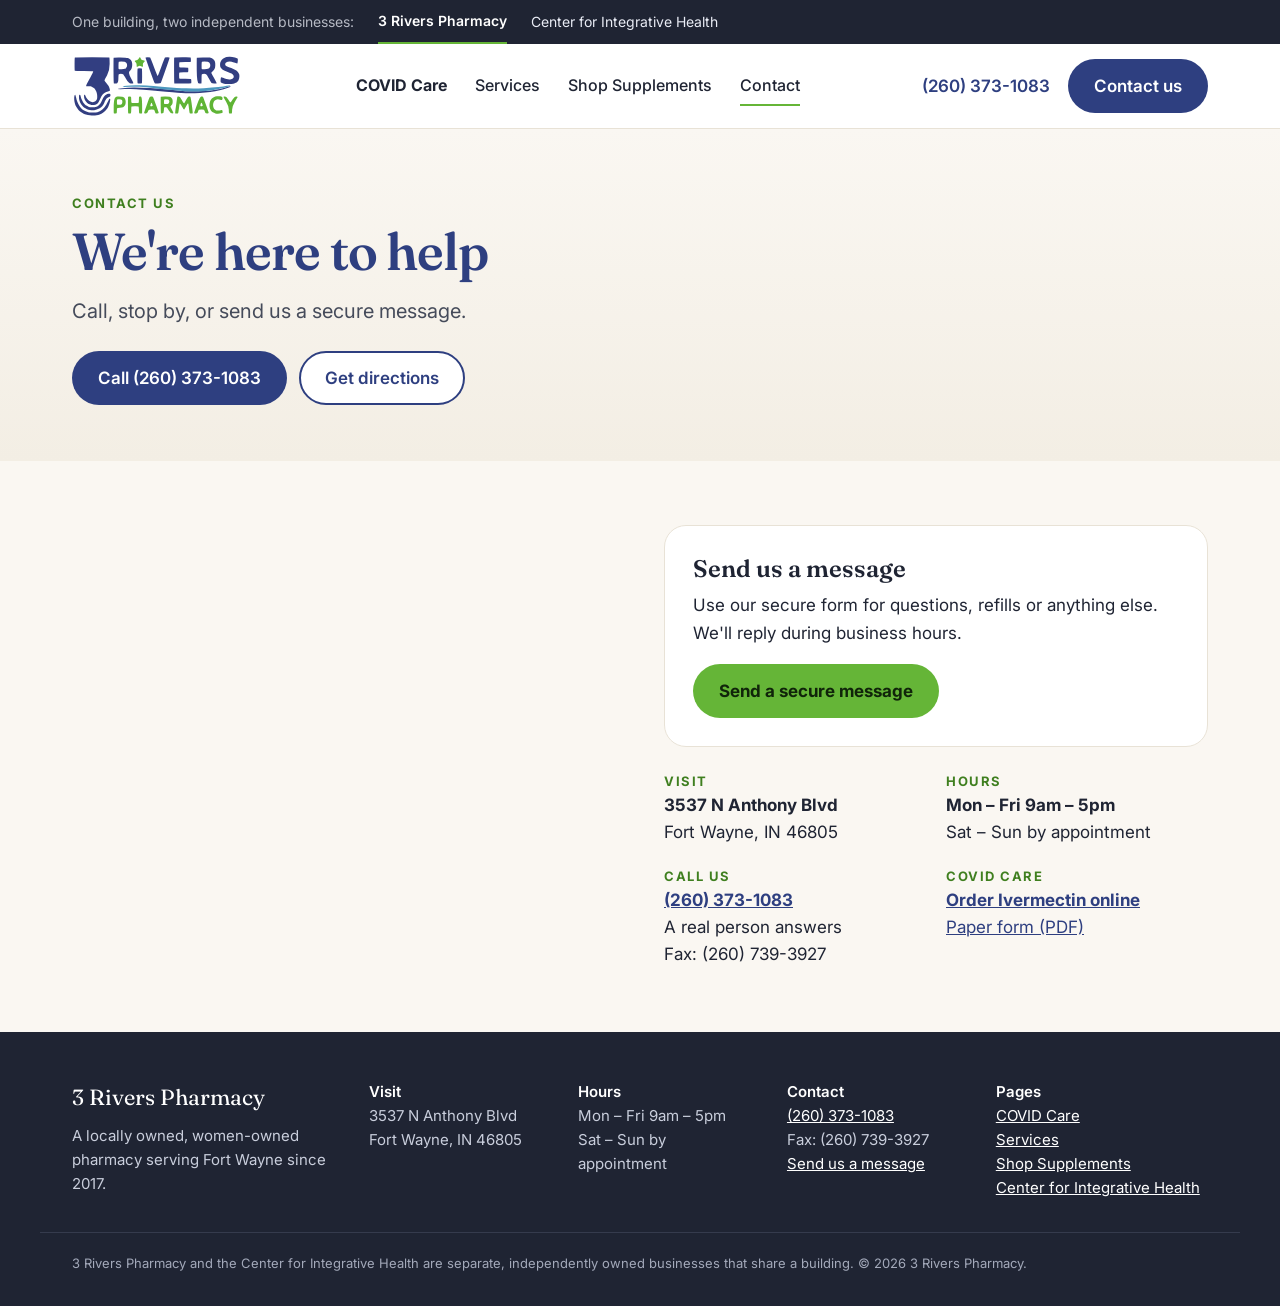
<file: contact/index.html>
<!doctype html>
<html lang="en">
<head>
<meta charset="utf-8">
<meta name="viewport" content="width=device-width, initial-scale=1">
<title>Contact 3 Rivers Pharmacy | Fort Wayne, IN</title>
<meta name="description" content="Call (260) 373-1083, visit 3537 N Anthony Blvd, Fort Wayne, or send 3 Rivers Pharmacy a secure message.">
<link rel="canonical" href="https://3riverspharmacy.com/contact/">
<meta property="og:title" content="Contact 3 Rivers Pharmacy | Fort Wayne, IN">
<meta property="og:description" content="Call (260) 373-1083, visit 3537 N Anthony Blvd, Fort Wayne, or send 3 Rivers Pharmacy a secure message.">
<meta property="og:url" content="https://3riverspharmacy.com/contact/">
<meta property="og:type" content="website">
<link rel="icon" type="image/svg+xml" href="/assets/favicon.svg">
<link rel="preconnect" href="https://fonts.googleapis.com"><link rel="preconnect" href="https://fonts.gstatic.com" crossorigin><link rel="stylesheet" href="https://fonts.googleapis.com/css2?family=Fraunces:opsz,wght@9..144,500;9..144,600&amp;family=DM+Serif+Display&amp;family=Inter:wght@400;500;600;700&amp;display=swap">
<link rel="stylesheet" href="/assets/site.css">

</head>
<body class="rx">
<div class="topbar"><div class="wrap">
<span class="dim">One building, two independent businesses:</span>
<a href="/" class="on">3 Rivers Pharmacy</a>
<a href="/center-for-integrative-health/" >Center for Integrative Health</a>
</div></div>
<header class="site"><div class="wrap">
<a href="/" class="brand"><img src="/assets/3rp-logo.svg" alt="3 Rivers Pharmacy" width="170" height="60"></a>
<nav class="navlinks" aria-label="Main">
<a href="/covid-care/"><b>COVID Care</b></a>
<a href="/services/">Services</a>
<a href="https://us.fullscript.com/s/swalker1751569186/shop" target="_blank" rel="noopener">Shop Supplements</a>
<a href="/contact/" aria-current="page">Contact</a>
</nav>
<div class="hdr-cta">
<a href="tel:+12603731083" class="phone">(260) 373-1083</a>
<a href="/contact/" class="btn btn-navy">Contact us</a>
</div>
</div></header>
<main><section class="pghero"><div class="wrap">
<div class="kicker">CONTACT US</div>
<h1>We're here to help</h1>
<p class="lead">Call, stop by, or send us a secure message.</p>
<div class="btns"><a href="tel:+12603731083" class="btn btn-navy">Call (260) 373-1083</a><a href="https://www.google.com/maps/dir/?api=1&amp;destination=3537+N+Anthony+Blvd,+Fort+Wayne,+IN+46805" target="_blank" rel="noopener" class="btn btn-ghost">Get directions</a></div>
</div></section>
<section class="band"><div class="wrap two top">
<iframe class="map" title="Map to 3 Rivers Pharmacy, 3537 N Anthony Blvd, Fort Wayne, IN" src="https://www.google.com/maps?q=3537+N+Anthony+Blvd,+Fort+Wayne,+IN+46805&amp;output=embed" loading="lazy" referrerpolicy="no-referrer-when-downgrade"></iframe>
<div>
<div class="panel" id="message"><div class="h3">Send us a message</div>
<p>Use our secure form for questions, refills or anything else. We'll reply during business hours.</p>
<a href="https://hptz.io/073rGGA" target="_blank" rel="noopener" class="btn btn-green">Send a secure message</a></div>
<div class="facts2">
<div><div class="kicker">VISIT</div><b>3537 N Anthony Blvd</b><br>Fort Wayne, IN 46805</div>
<div><div class="kicker">HOURS</div><b>Mon – Fri 9am – 5pm</b><br>Sat – Sun by appointment</div>
<div><div class="kicker">CALL US</div><b><a href="tel:+12603731083">(260) 373-1083</a></b><br>A real person answers<br>Fax: (260) 739-3927</div>
<div><div class="kicker">COVID CARE</div><b><a href="https://hptz.io/0xNfG3i" target="_blank" rel="noopener">Order Ivermectin online</a></b><br><a href="/wp-content/uploads/2022/05/ORIGINAL-NEW-IVERMECTIN-EMAIL-THESE-1.pdf">Paper form (PDF)</a></div>
</div>
</div>
</div></section>
</main><footer class="site"><div class="wrap cols">
<div style="max-width:360px"><div class="ft-name">3 Rivers Pharmacy</div><p>A locally owned, women-owned pharmacy serving Fort Wayne since 2017.</p></div>
<div><div class="ft-h">Visit</div>3537 N Anthony Blvd<br>Fort Wayne, IN 46805</div>
<div><div class="ft-h">Hours</div>Mon – Fri 9am – 5pm<br>Sat – Sun by appointment</div>
<div><div class="ft-h">Contact</div><a href="tel:+12603731083">(260) 373-1083</a><br>Fax: (260) 739-3927<br><a href="https://hptz.io/073rGGA" target="_blank" rel="noopener">Send us a message</a></div>
<div><div class="ft-h">Pages</div><a href="/covid-care/">COVID Care</a><br><a href="/services/">Services</a><br><a href="https://us.fullscript.com/s/swalker1751569186/shop" target="_blank" rel="noopener">Shop Supplements</a><br><a href="/center-for-integrative-health/">Center for Integrative Health</a></div>
</div>
<div class="wrap legal">3 Rivers Pharmacy and the Center for Integrative Health are separate, independently owned businesses that share a building. © <span class="yr">2026</span> 3 Rivers Pharmacy.</div>
</footer>
<nav class="mbar" aria-label="Quick links">
<a href="tel:+12603731083">Call</a>
<a href="/covid-care/">COVID Care</a>
<a href="https://us.fullscript.com/s/swalker1751569186/shop" target="_blank" rel="noopener">Shop Supplements</a>
<a href="https://www.google.com/maps/dir/?api=1&amp;destination=3537+N+Anthony+Blvd,+Fort+Wayne,+IN+46805" target="_blank" rel="noopener">Directions</a>
<a href="/contact/" class="hot">Contact</a>
</nav>
<script>document.querySelectorAll('.yr').forEach(e=>e.textContent=new Date().getFullYear())</script>
</body>
</html>
</file>
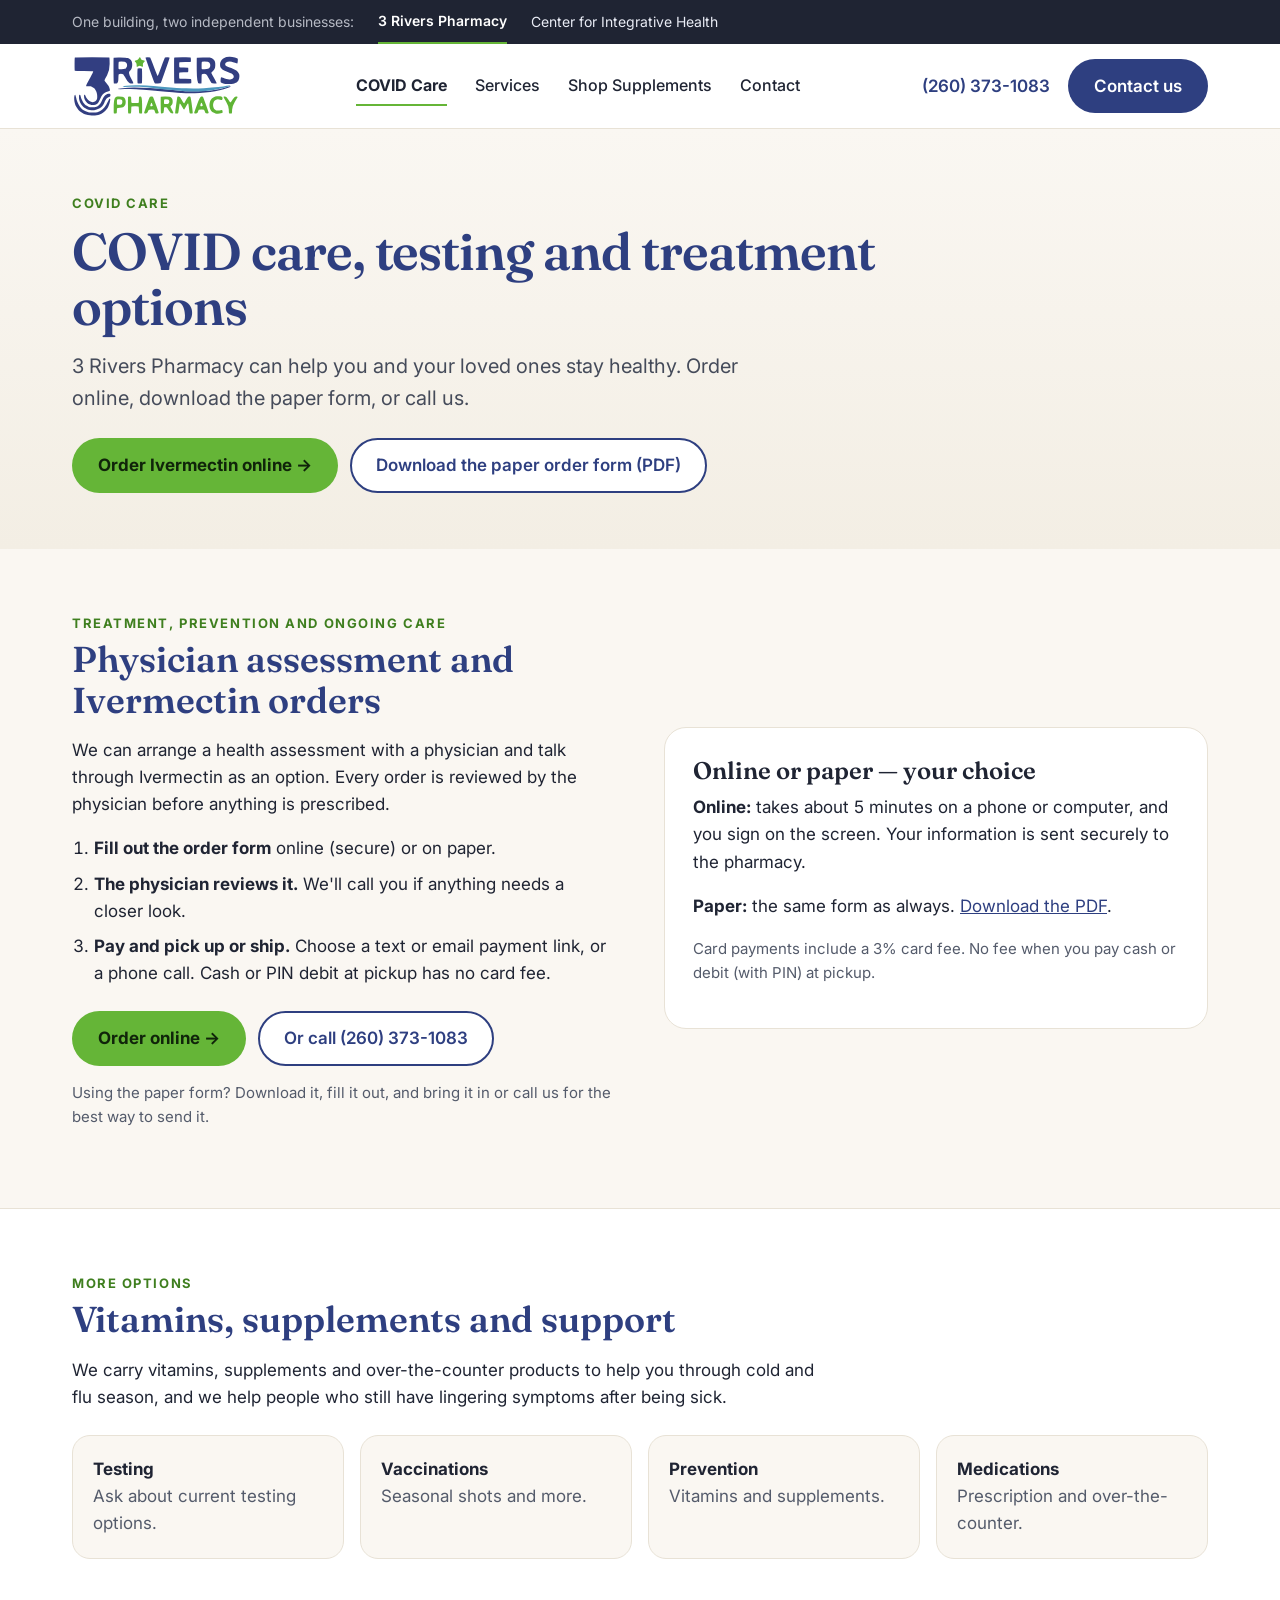
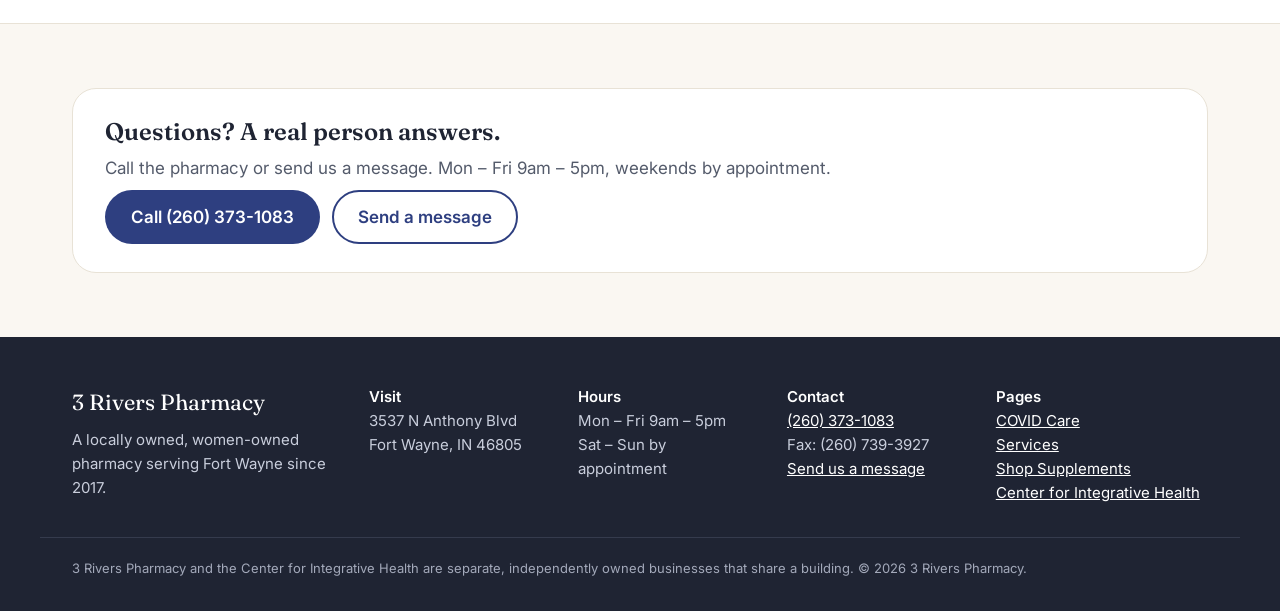
<file: covid-care/index.html>
<!doctype html>
<html lang="en">
<head>
<meta charset="utf-8">
<meta name="viewport" content="width=device-width, initial-scale=1">
<title>COVID Care and Ivermectin Orders | 3 Rivers Pharmacy, Fort Wayne</title>
<meta name="description" content="Order Ivermectin online or download the paper order form. Physician review, vitamins, supplements and COVID care from 3 Rivers Pharmacy in Fort Wayne, IN.">
<link rel="canonical" href="https://3riverspharmacy.com/covid-care/">
<meta property="og:title" content="COVID Care and Ivermectin Orders | 3 Rivers Pharmacy, Fort Wayne">
<meta property="og:description" content="Order Ivermectin online or download the paper order form. Physician review, vitamins, supplements and COVID care from 3 Rivers Pharmacy in Fort Wayne, IN.">
<meta property="og:url" content="https://3riverspharmacy.com/covid-care/">
<meta property="og:type" content="website">
<link rel="icon" type="image/svg+xml" href="/assets/favicon.svg">
<link rel="preconnect" href="https://fonts.googleapis.com"><link rel="preconnect" href="https://fonts.gstatic.com" crossorigin><link rel="stylesheet" href="https://fonts.googleapis.com/css2?family=Fraunces:opsz,wght@9..144,500;9..144,600&amp;family=DM+Serif+Display&amp;family=Inter:wght@400;500;600;700&amp;display=swap">
<link rel="stylesheet" href="/assets/site.css">

</head>
<body class="rx">
<div class="topbar"><div class="wrap">
<span class="dim">One building, two independent businesses:</span>
<a href="/" class="on">3 Rivers Pharmacy</a>
<a href="/center-for-integrative-health/" >Center for Integrative Health</a>
</div></div>
<header class="site"><div class="wrap">
<a href="/" class="brand"><img src="/assets/3rp-logo.svg" alt="3 Rivers Pharmacy" width="170" height="60"></a>
<nav class="navlinks" aria-label="Main">
<a href="/covid-care/" aria-current="page"><b>COVID Care</b></a>
<a href="/services/">Services</a>
<a href="https://us.fullscript.com/s/swalker1751569186/shop" target="_blank" rel="noopener">Shop Supplements</a>
<a href="/contact/">Contact</a>
</nav>
<div class="hdr-cta">
<a href="tel:+12603731083" class="phone">(260) 373-1083</a>
<a href="/contact/" class="btn btn-navy">Contact us</a>
</div>
</div></header>
<main><section class="pghero"><div class="wrap">
<div class="kicker">COVID CARE</div>
<h1>COVID care, testing and treatment options</h1>
<p class="lead">3 Rivers Pharmacy can help you and your loved ones stay healthy. Order online, download the paper form, or call us.</p>
<div class="btns"><a href="https://hptz.io/0xNfG3i" target="_blank" rel="noopener" class="btn btn-green">Order Ivermectin online →</a><a href="/wp-content/uploads/2022/05/ORIGINAL-NEW-IVERMECTIN-EMAIL-THESE-1.pdf" class="btn btn-ghost">Download the paper order form (PDF)</a></div>
</div></section>
<section class="band"><div class="wrap two">
<div>
<div class="kicker">TREATMENT, PREVENTION AND ONGOING CARE</div>
<h2>Physician assessment and Ivermectin orders</h2>
<p>We can arrange a health assessment with a physician and talk through Ivermectin as an option. Every order is reviewed by the physician before anything is prescribed.</p>
<ol class="steps-list">
<li><b>Fill out the order form</b> online (secure) or on paper.</li>
<li><b>The physician reviews it.</b> We'll call you if anything needs a closer look.</li>
<li><b>Pay and pick up or ship.</b> Choose a text or email payment link, or a phone call. Cash or PIN debit at pickup has no card fee.</li>
</ol>
<div class="btns"><a href="https://hptz.io/0xNfG3i" target="_blank" rel="noopener" class="btn btn-green">Order online →</a><a href="tel:+12603731083" class="btn btn-ghost">Or call (260) 373-1083</a></div>
<p class="small muted">Using the paper form? Download it, fill it out, and bring it in or call us for the best way to send it.</p>
</div>
<div class="panel">
<div class="h3">Online or paper — your choice</div>
<p><b>Online:</b> takes about 5 minutes on a phone or computer, and you sign on the screen. Your information is sent securely to the pharmacy.</p>
<p><b>Paper:</b> the same form as always. <a href="/wp-content/uploads/2022/05/ORIGINAL-NEW-IVERMECTIN-EMAIL-THESE-1.pdf">Download the PDF</a>.</p>
<p class="small muted">Card payments include a 3% card fee. No fee when you pay cash or debit (with PIN) at pickup.</p>
</div>
</div></section>
<section class="band alt"><div class="wrap">
<div class="kicker">MORE OPTIONS</div>
<h2>Vitamins, supplements and support</h2>
<p class="maxw">We carry vitamins, supplements and over-the-counter products to help you through cold and flu season, and we help people who still have lingering symptoms after being sick.</p>
<div class="grid4">
<div class="tile"><div class="h4">Testing</div><div class="muted">Ask about current testing options.</div></div>
<div class="tile"><div class="h4">Vaccinations</div><div class="muted">Seasonal shots and more.</div></div>
<div class="tile"><div class="h4">Prevention</div><div class="muted">Vitamins and supplements.</div></div>
<div class="tile"><div class="h4">Medications</div><div class="muted">Prescription and over-the-counter.</div></div>
</div>
</div></section>
<section class="band"><div class="wrap"><div class="callcard">
<div><div class="h3">Questions? A real person answers.</div><div class="muted">Call the pharmacy or send us a message. Mon – Fri 9am – 5pm, weekends by appointment.</div></div>
<div class="btns"><a href="tel:+12603731083" class="btn btn-navy">Call (260) 373-1083</a><a href="https://hptz.io/073rGGA" target="_blank" rel="noopener" class="btn btn-ghost">Send a message</a></div>
</div></div></section>
</main><footer class="site"><div class="wrap cols">
<div style="max-width:360px"><div class="ft-name">3 Rivers Pharmacy</div><p>A locally owned, women-owned pharmacy serving Fort Wayne since 2017.</p></div>
<div><div class="ft-h">Visit</div>3537 N Anthony Blvd<br>Fort Wayne, IN 46805</div>
<div><div class="ft-h">Hours</div>Mon – Fri 9am – 5pm<br>Sat – Sun by appointment</div>
<div><div class="ft-h">Contact</div><a href="tel:+12603731083">(260) 373-1083</a><br>Fax: (260) 739-3927<br><a href="https://hptz.io/073rGGA" target="_blank" rel="noopener">Send us a message</a></div>
<div><div class="ft-h">Pages</div><a href="/covid-care/">COVID Care</a><br><a href="/services/">Services</a><br><a href="https://us.fullscript.com/s/swalker1751569186/shop" target="_blank" rel="noopener">Shop Supplements</a><br><a href="/center-for-integrative-health/">Center for Integrative Health</a></div>
</div>
<div class="wrap legal">3 Rivers Pharmacy and the Center for Integrative Health are separate, independently owned businesses that share a building. © <span class="yr">2026</span> 3 Rivers Pharmacy.</div>
</footer>
<nav class="mbar" aria-label="Quick links">
<a href="tel:+12603731083">Call</a>
<a href="/covid-care/">COVID Care</a>
<a href="https://us.fullscript.com/s/swalker1751569186/shop" target="_blank" rel="noopener">Shop Supplements</a>
<a href="https://www.google.com/maps/dir/?api=1&amp;destination=3537+N+Anthony+Blvd,+Fort+Wayne,+IN+46805" target="_blank" rel="noopener">Directions</a>
<a href="/contact/" class="hot">Contact</a>
</nav>
<script>document.querySelectorAll('.yr').forEach(e=>e.textContent=new Date().getFullYear())</script>
</body>
</html>
</file>
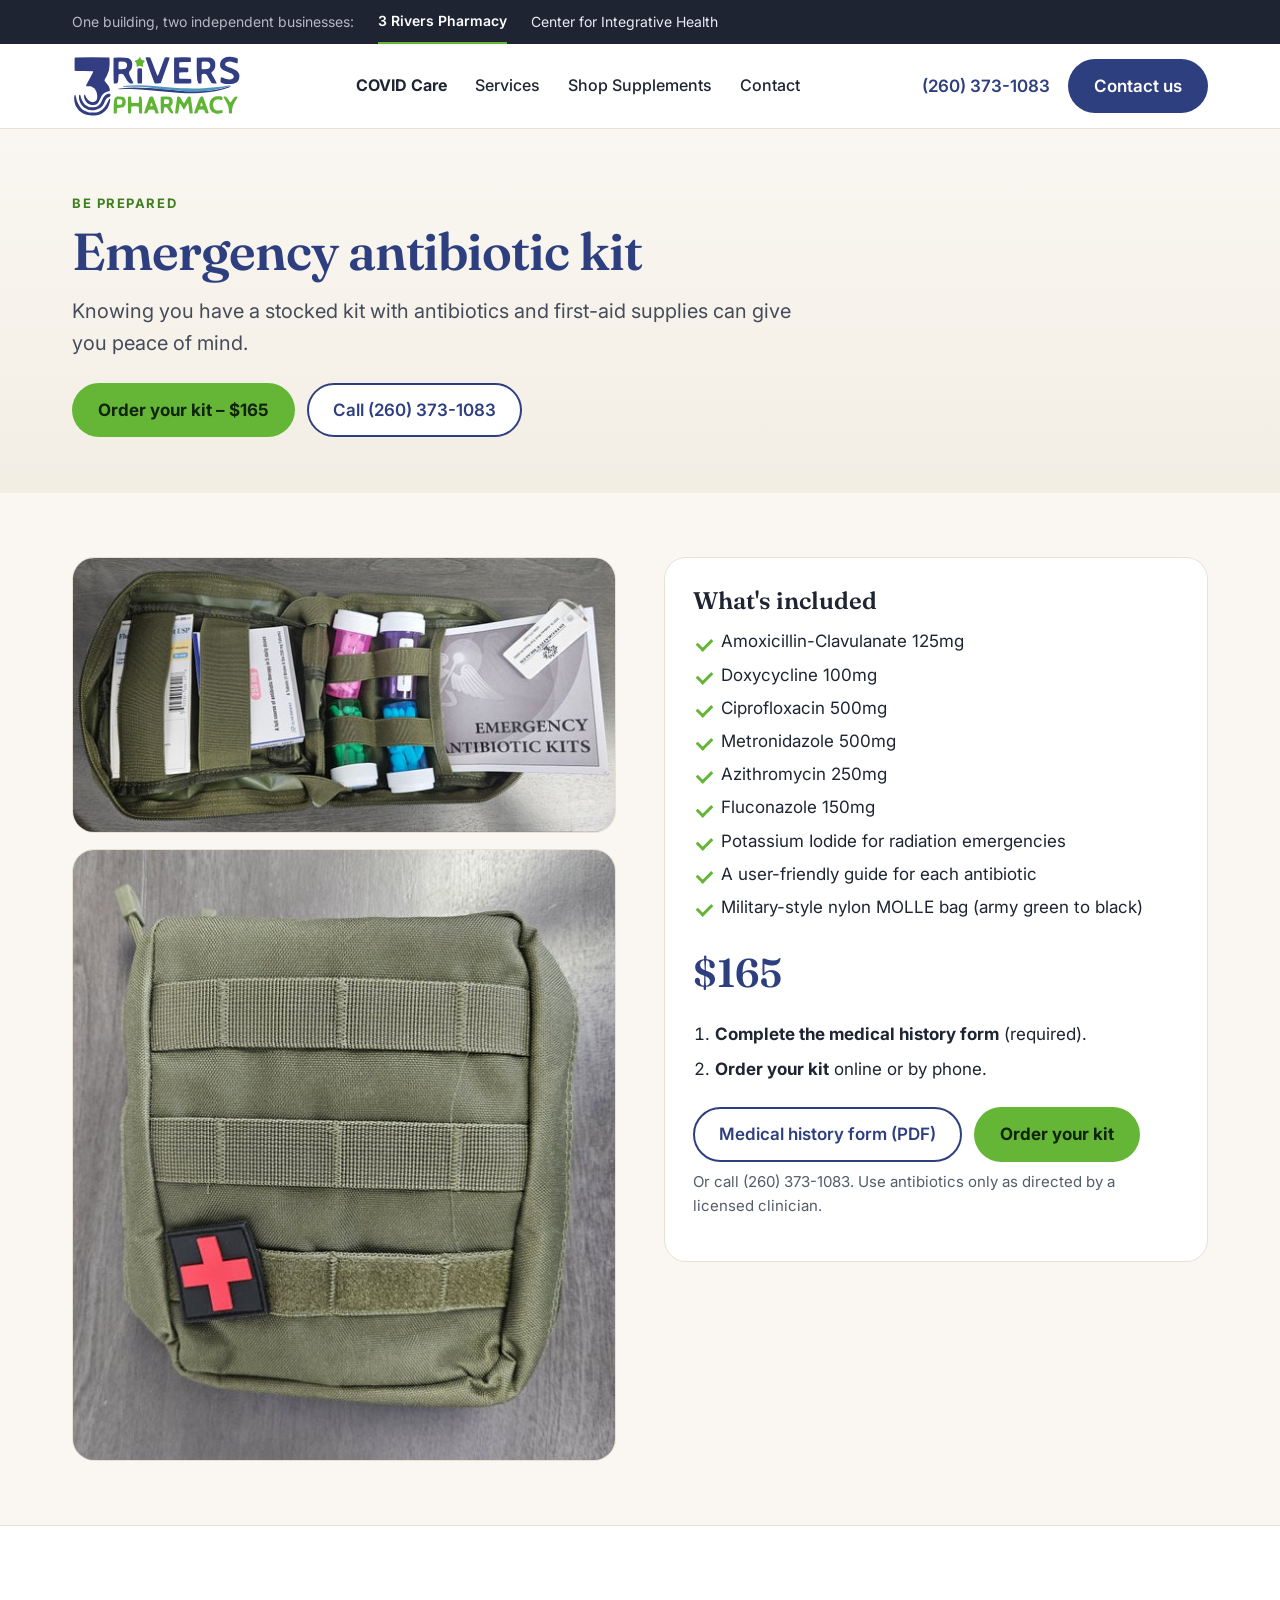
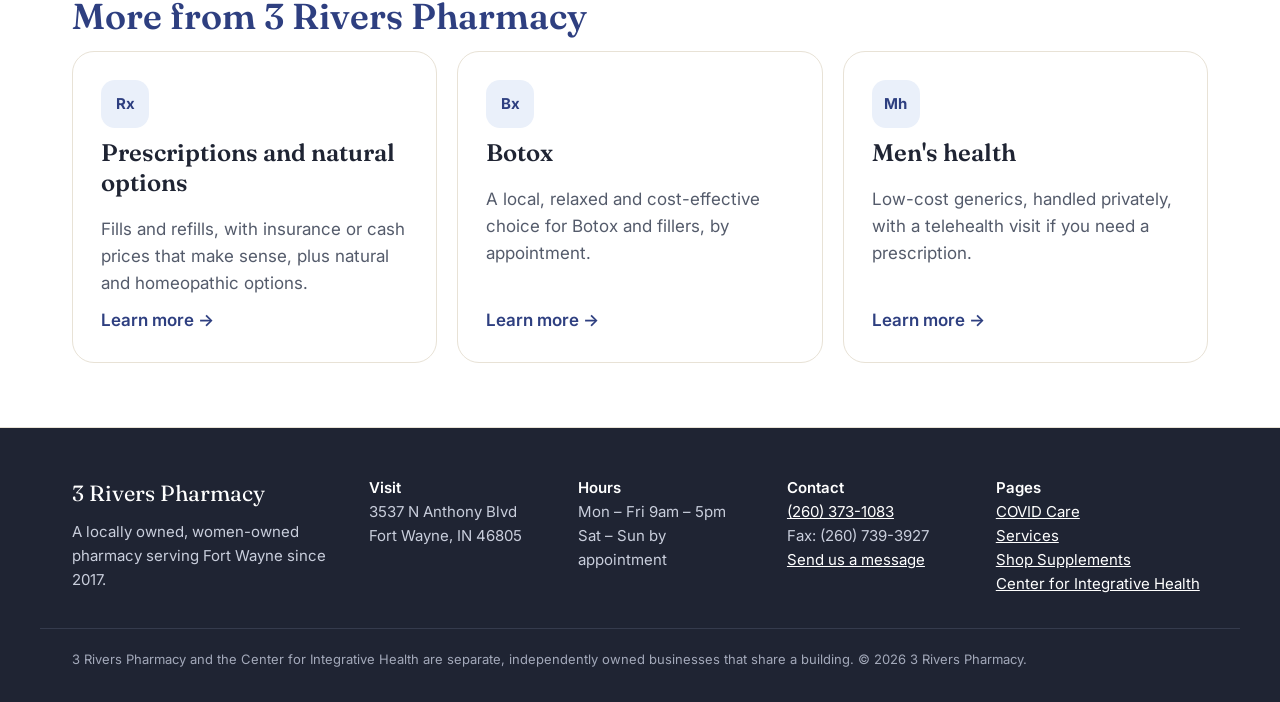
<file: emergency-antibiotic-kit/index.html>
<!doctype html>
<html lang="en">
<head>
<meta charset="utf-8">
<meta name="viewport" content="width=device-width, initial-scale=1">
<title>Emergency Antibiotic Kit | 3 Rivers Pharmacy</title>
<meta name="description" content="Be prepared with an emergency antibiotic kit from 3 Rivers Pharmacy: a stocked kit with a guide for each item, $165. Medical history form required.">
<link rel="canonical" href="https://3riverspharmacy.com/emergency-antibiotic-kit/">
<meta property="og:title" content="Emergency Antibiotic Kit | 3 Rivers Pharmacy">
<meta property="og:description" content="Be prepared with an emergency antibiotic kit from 3 Rivers Pharmacy: a stocked kit with a guide for each item, $165. Medical history form required.">
<meta property="og:url" content="https://3riverspharmacy.com/emergency-antibiotic-kit/">
<meta property="og:type" content="website">
<link rel="icon" type="image/svg+xml" href="/assets/favicon.svg">
<link rel="preconnect" href="https://fonts.googleapis.com"><link rel="preconnect" href="https://fonts.gstatic.com" crossorigin><link rel="stylesheet" href="https://fonts.googleapis.com/css2?family=Fraunces:opsz,wght@9..144,500;9..144,600&amp;family=DM+Serif+Display&amp;family=Inter:wght@400;500;600;700&amp;display=swap">
<link rel="stylesheet" href="/assets/site.css">

</head>
<body class="rx">
<div class="topbar"><div class="wrap">
<span class="dim">One building, two independent businesses:</span>
<a href="/" class="on">3 Rivers Pharmacy</a>
<a href="/center-for-integrative-health/" >Center for Integrative Health</a>
</div></div>
<header class="site"><div class="wrap">
<a href="/" class="brand"><img src="/assets/3rp-logo.svg" alt="3 Rivers Pharmacy" width="170" height="60"></a>
<nav class="navlinks" aria-label="Main">
<a href="/covid-care/"><b>COVID Care</b></a>
<a href="/services/">Services</a>
<a href="https://us.fullscript.com/s/swalker1751569186/shop" target="_blank" rel="noopener">Shop Supplements</a>
<a href="/contact/">Contact</a>
</nav>
<div class="hdr-cta">
<a href="tel:+12603731083" class="phone">(260) 373-1083</a>
<a href="/contact/" class="btn btn-navy">Contact us</a>
</div>
</div></header>
<main><section class="pghero"><div class="wrap">
<div class="kicker">BE PREPARED</div>
<h1>Emergency antibiotic kit</h1>
<p class="lead">Knowing you have a stocked kit with antibiotics and first-aid supplies can give you peace of mind.</p>
<div class="btns"><a href="https://3riverspharmacy.square.site" target="_blank" rel="noopener" class="btn btn-green">Order your kit – $165</a><a href="tel:+12603731083" class="btn btn-ghost">Call (260) 373-1083</a></div>
</div></section>
<section class="band"><div class="wrap two top">
<div>
<div class="kitpics"><img src="/wp-content/uploads/2025/06/Antibiotic-Kit-Open-Bag.jpeg" alt="Emergency antibiotic kit, open" loading="lazy"><img src="/wp-content/uploads/2025/06/Antibiotic-Kit-Closed-Bag.jpeg" alt="Emergency antibiotic kit, closed bag" loading="lazy"></div>
</div>
<div class="panel"><div class="h3">What's included</div>
<ul class="ticks"><li>Amoxicillin-Clavulanate 125mg</li><li>Doxycycline 100mg</li><li>Ciprofloxacin 500mg</li><li>Metronidazole 500mg</li><li>Azithromycin 250mg</li><li>Fluconazole 150mg</li><li>Potassium Iodide for radiation emergencies</li><li>A user-friendly guide for each antibiotic</li><li>Military-style nylon MOLLE bag (army green to black)</li></ul>
<div class="price">$165</div>
<ol class="steps-list"><li><b>Complete the medical history form</b> (required).</li><li><b>Order your kit</b> online or by phone.</li></ol>
<div class="btns"><a href="/wp-content/uploads/2025/06/Medical-History-Form.pdf" class="btn btn-ghost">Medical history form (PDF)</a><a href="https://3riverspharmacy.square.site" target="_blank" rel="noopener" class="btn btn-green">Order your kit</a></div>
<p class="small muted">Or call (260) 373-1083. Use antibiotics only as directed by a licensed clinician.</p>
</div>
</div></section><section class="band alt"><div class="wrap"><h2>More from 3 Rivers Pharmacy</h2><div class="cards"><a class="card" href="/pharmacy-naturopathic-services/"><div class="ic">Rx</div><div class="h3">Prescriptions and natural options</div><div class="muted">Fills and refills, with insurance or cash prices that make sense, plus natural and homeopathic options.</div><div class="more">Learn more →</div></a><a class="card" href="/botox/"><div class="ic">Bx</div><div class="h3">Botox</div><div class="muted">A local, relaxed and cost-effective choice for Botox and fillers, by appointment.</div><div class="more">Learn more →</div></a><a class="card" href="/mens-health/"><div class="ic">Mh</div><div class="h3">Men's health</div><div class="muted">Low-cost generics, handled privately, with a telehealth visit if you need a prescription.</div><div class="more">Learn more →</div></a></div></div></section></main><footer class="site"><div class="wrap cols">
<div style="max-width:360px"><div class="ft-name">3 Rivers Pharmacy</div><p>A locally owned, women-owned pharmacy serving Fort Wayne since 2017.</p></div>
<div><div class="ft-h">Visit</div>3537 N Anthony Blvd<br>Fort Wayne, IN 46805</div>
<div><div class="ft-h">Hours</div>Mon – Fri 9am – 5pm<br>Sat – Sun by appointment</div>
<div><div class="ft-h">Contact</div><a href="tel:+12603731083">(260) 373-1083</a><br>Fax: (260) 739-3927<br><a href="https://hptz.io/073rGGA" target="_blank" rel="noopener">Send us a message</a></div>
<div><div class="ft-h">Pages</div><a href="/covid-care/">COVID Care</a><br><a href="/services/">Services</a><br><a href="https://us.fullscript.com/s/swalker1751569186/shop" target="_blank" rel="noopener">Shop Supplements</a><br><a href="/center-for-integrative-health/">Center for Integrative Health</a></div>
</div>
<div class="wrap legal">3 Rivers Pharmacy and the Center for Integrative Health are separate, independently owned businesses that share a building. © <span class="yr">2026</span> 3 Rivers Pharmacy.</div>
</footer>
<nav class="mbar" aria-label="Quick links">
<a href="tel:+12603731083">Call</a>
<a href="/covid-care/">COVID Care</a>
<a href="https://us.fullscript.com/s/swalker1751569186/shop" target="_blank" rel="noopener">Shop Supplements</a>
<a href="https://www.google.com/maps/dir/?api=1&amp;destination=3537+N+Anthony+Blvd,+Fort+Wayne,+IN+46805" target="_blank" rel="noopener">Directions</a>
<a href="/contact/" class="hot">Contact</a>
</nav>
<script>document.querySelectorAll('.yr').forEach(e=>e.textContent=new Date().getFullYear())</script>
</body>
</html>
</file>
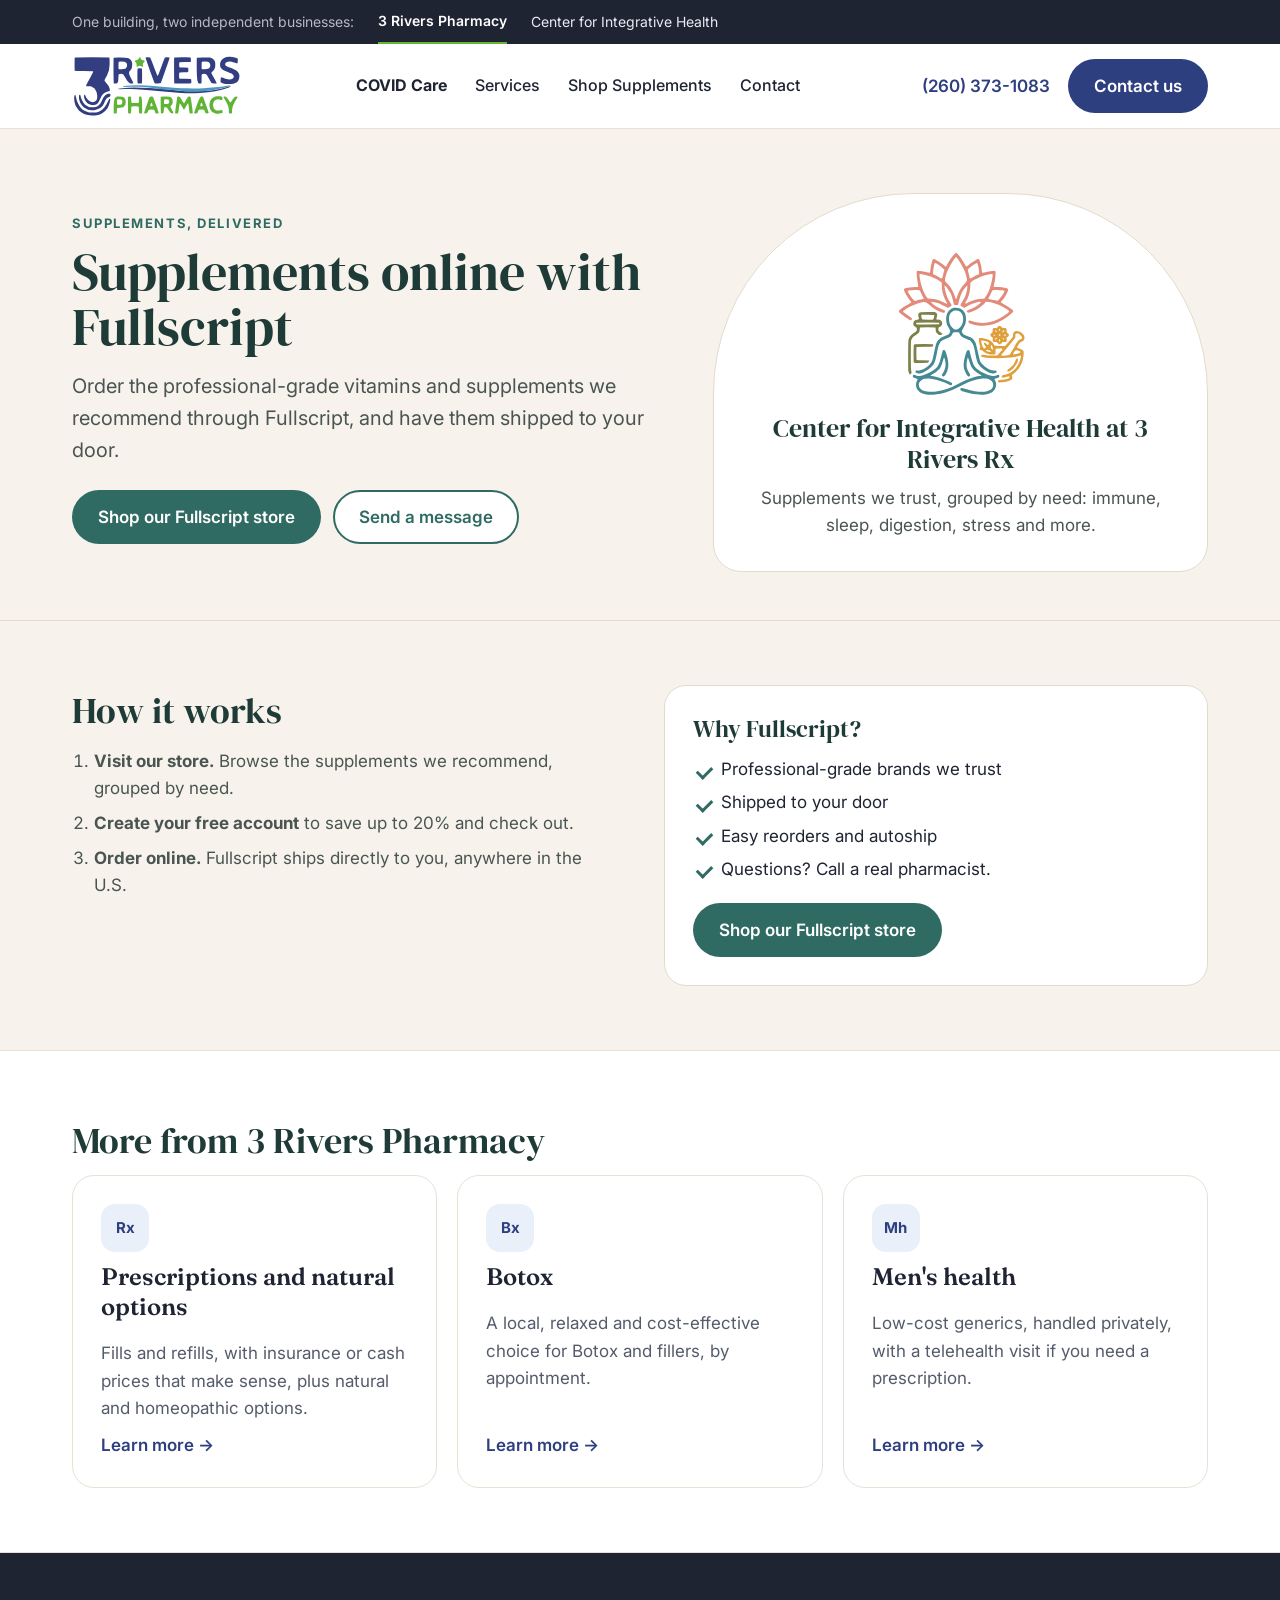
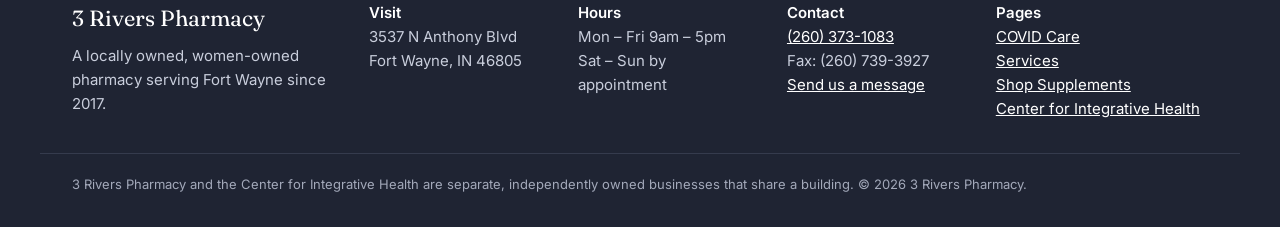
<file: fullscript/index.html>
<!doctype html>
<html lang="en">
<head>
<meta charset="utf-8">
<meta name="viewport" content="width=device-width, initial-scale=1">
<title>Order Supplements Online (Fullscript) | 3 Rivers Pharmacy</title>
<meta name="description" content="Order professional-grade supplements recommended by 3 Rivers Pharmacy through Fullscript, shipped to your door.">
<link rel="canonical" href="https://3riverspharmacy.com/fullscript/">
<meta property="og:title" content="Order Supplements Online (Fullscript) | 3 Rivers Pharmacy">
<meta property="og:description" content="Order professional-grade supplements recommended by 3 Rivers Pharmacy through Fullscript, shipped to your door.">
<meta property="og:url" content="https://3riverspharmacy.com/fullscript/">
<meta property="og:type" content="website">
<link rel="icon" type="image/svg+xml" href="/assets/cih-logo.svg">
<link rel="preconnect" href="https://fonts.googleapis.com"><link rel="preconnect" href="https://fonts.gstatic.com" crossorigin><link rel="stylesheet" href="https://fonts.googleapis.com/css2?family=Fraunces:opsz,wght@9..144,500;9..144,600&amp;family=DM+Serif+Display&amp;family=Inter:wght@400;500;600;700&amp;display=swap">
<link rel="stylesheet" href="/assets/site.css">

<style>
/* Shop Supplements page: Center for Integrative Health colors */
body.fs .pghero{background:#F7F3EC;border-bottom:1px solid #E3DACB}
body.fs .pghero h1,body.fs .band h2,body.fs .panel .h3{font-family:'DM Serif Display',serif;font-weight:400;color:#1F3B37;letter-spacing:0}
body.fs .kicker{color:#2F6B62}
body.fs .lead,body.fs .steps-list li{color:#4A5552}
body.fs main .btn-navy{background:#2F6B62;color:#fff;border-radius:999px}
body.fs main .btn-navy:hover{background:#1F4A44;color:#fff}
body.fs .btn-ghost{border-color:#2F6B62;color:#2F6B62;border-radius:999px}
body.fs .band.fsband{background:#F7F3EC}
body.fs .panel{border-color:#E3DACB}
body.fs .ticks li:before{border-color:#2F6B62}
body.fs .btn-ghost:hover{background:#EEF5F3}
.fs-hero{display:grid;grid-template-columns:minmax(0,1.2fr) minmax(0,1fr);gap:48px;align-items:center}
.fs-card{background:#fff;border:1px solid #E3DACB;border-radius:200px 200px 28px 28px;padding:56px 32px 32px;text-align:center}
.fs-card img{width:130px;height:auto;display:block;margin:0 auto 16px}
.fs-card .nm{font-family:'DM Serif Display',serif;font-size:26px;line-height:1.2;color:#1F3B37}
.fs-card p{color:#4A5552;margin:10px 0 0}
@media (max-width:900px){.fs-hero{grid-template-columns:minmax(0,1fr);gap:28px}.fs-card{padding:40px 24px 24px}}
</style>
</head>
<body class="rx fs">
<div class="topbar"><div class="wrap">
<span class="dim">One building, two independent businesses:</span>
<a href="/" class="on">3 Rivers Pharmacy</a>
<a href="/center-for-integrative-health/" >Center for Integrative Health</a>
</div></div>
<header class="site"><div class="wrap">
<a href="/" class="brand"><img src="/assets/3rp-logo.svg" alt="3 Rivers Pharmacy" width="170" height="60"></a>
<nav class="navlinks" aria-label="Main">
<a href="/covid-care/"><b>COVID Care</b></a>
<a href="/services/">Services</a>
<a href="https://us.fullscript.com/s/swalker1751569186/shop" target="_blank" rel="noopener">Shop Supplements</a>
<a href="/contact/">Contact</a>
</nav>
<div class="hdr-cta">
<a href="tel:+12603731083" class="phone">(260) 373-1083</a>
<a href="/contact/" class="btn btn-navy">Contact us</a>
</div>
</div></header>
<main><section class="pghero"><div class="wrap fs-hero"><div>
<div class="kicker">SUPPLEMENTS, DELIVERED</div>
<h1>Supplements online with Fullscript</h1>
<p class="lead">Order the professional-grade vitamins and supplements we recommend through Fullscript, and have them shipped to your door.</p>
<div class="btns"><a href="https://us.fullscript.com/s/swalker1751569186/shop" target="_blank" rel="noopener" class="btn btn-navy">Shop our Fullscript store</a><a href="https://hptz.io/073rGGA" target="_blank" rel="noopener" class="btn btn-ghost">Send a message</a></div>
</div>
<div class="fs-card">
<img src="/assets/cih-logo.svg" alt="Center for Integrative Health logo">
<div class="nm">Center for Integrative Health at 3 Rivers Rx</div>
<p>Supplements we trust, grouped by need: immune, sleep, digestion, stress and more.</p>
</div>
</div></section>
<section class="band fsband"><div class="wrap two top">
<div><h2>How it works</h2>
<ol class="steps-list">
<li><b>Visit our store.</b> Browse the supplements we recommend, grouped by need.</li>
<li><b>Create your free account</b> to save up to 20% and check out.</li>
<li><b>Order online.</b> Fullscript ships directly to you, anywhere in the U.S.</li>
</ol></div>
<div class="panel"><div class="h3">Why Fullscript?</div>
<ul class="ticks"><li>Professional-grade brands we trust</li><li>Shipped to your door</li><li>Easy reorders and autoship</li><li>Questions? Call a real pharmacist.</li></ul>
<a href="https://us.fullscript.com/s/swalker1751569186/shop" target="_blank" rel="noopener" class="btn btn-navy">Shop our Fullscript store</a></div>
</div></section><section class="band alt"><div class="wrap"><h2>More from 3 Rivers Pharmacy</h2><div class="cards"><a class="card" href="/pharmacy-naturopathic-services/"><div class="ic">Rx</div><div class="h3">Prescriptions and natural options</div><div class="muted">Fills and refills, with insurance or cash prices that make sense, plus natural and homeopathic options.</div><div class="more">Learn more →</div></a><a class="card" href="/botox/"><div class="ic">Bx</div><div class="h3">Botox</div><div class="muted">A local, relaxed and cost-effective choice for Botox and fillers, by appointment.</div><div class="more">Learn more →</div></a><a class="card" href="/mens-health/"><div class="ic">Mh</div><div class="h3">Men's health</div><div class="muted">Low-cost generics, handled privately, with a telehealth visit if you need a prescription.</div><div class="more">Learn more →</div></a></div></div></section></main><footer class="site"><div class="wrap cols">
<div style="max-width:360px"><div class="ft-name">3 Rivers Pharmacy</div><p>A locally owned, women-owned pharmacy serving Fort Wayne since 2017.</p></div>
<div><div class="ft-h">Visit</div>3537 N Anthony Blvd<br>Fort Wayne, IN 46805</div>
<div><div class="ft-h">Hours</div>Mon – Fri 9am – 5pm<br>Sat – Sun by appointment</div>
<div><div class="ft-h">Contact</div><a href="tel:+12603731083">(260) 373-1083</a><br>Fax: (260) 739-3927<br><a href="https://hptz.io/073rGGA" target="_blank" rel="noopener">Send us a message</a></div>
<div><div class="ft-h">Pages</div><a href="/covid-care/">COVID Care</a><br><a href="/services/">Services</a><br><a href="https://us.fullscript.com/s/swalker1751569186/shop" target="_blank" rel="noopener">Shop Supplements</a><br><a href="/center-for-integrative-health/">Center for Integrative Health</a></div>
</div>
<div class="wrap legal">3 Rivers Pharmacy and the Center for Integrative Health are separate, independently owned businesses that share a building. © <span class="yr">2026</span> 3 Rivers Pharmacy.</div>
</footer>
<nav class="mbar" aria-label="Quick links">
<a href="tel:+12603731083">Call</a>
<a href="/covid-care/">COVID Care</a>
<a href="https://us.fullscript.com/s/swalker1751569186/shop" target="_blank" rel="noopener">Shop Supplements</a>
<a href="https://www.google.com/maps/dir/?api=1&amp;destination=3537+N+Anthony+Blvd,+Fort+Wayne,+IN+46805" target="_blank" rel="noopener">Directions</a>
<a href="/contact/" class="hot">Contact</a>
</nav>
<script>document.querySelectorAll('.yr').forEach(e=>e.textContent=new Date().getFullYear())</script>
</body>
</html>
</file>
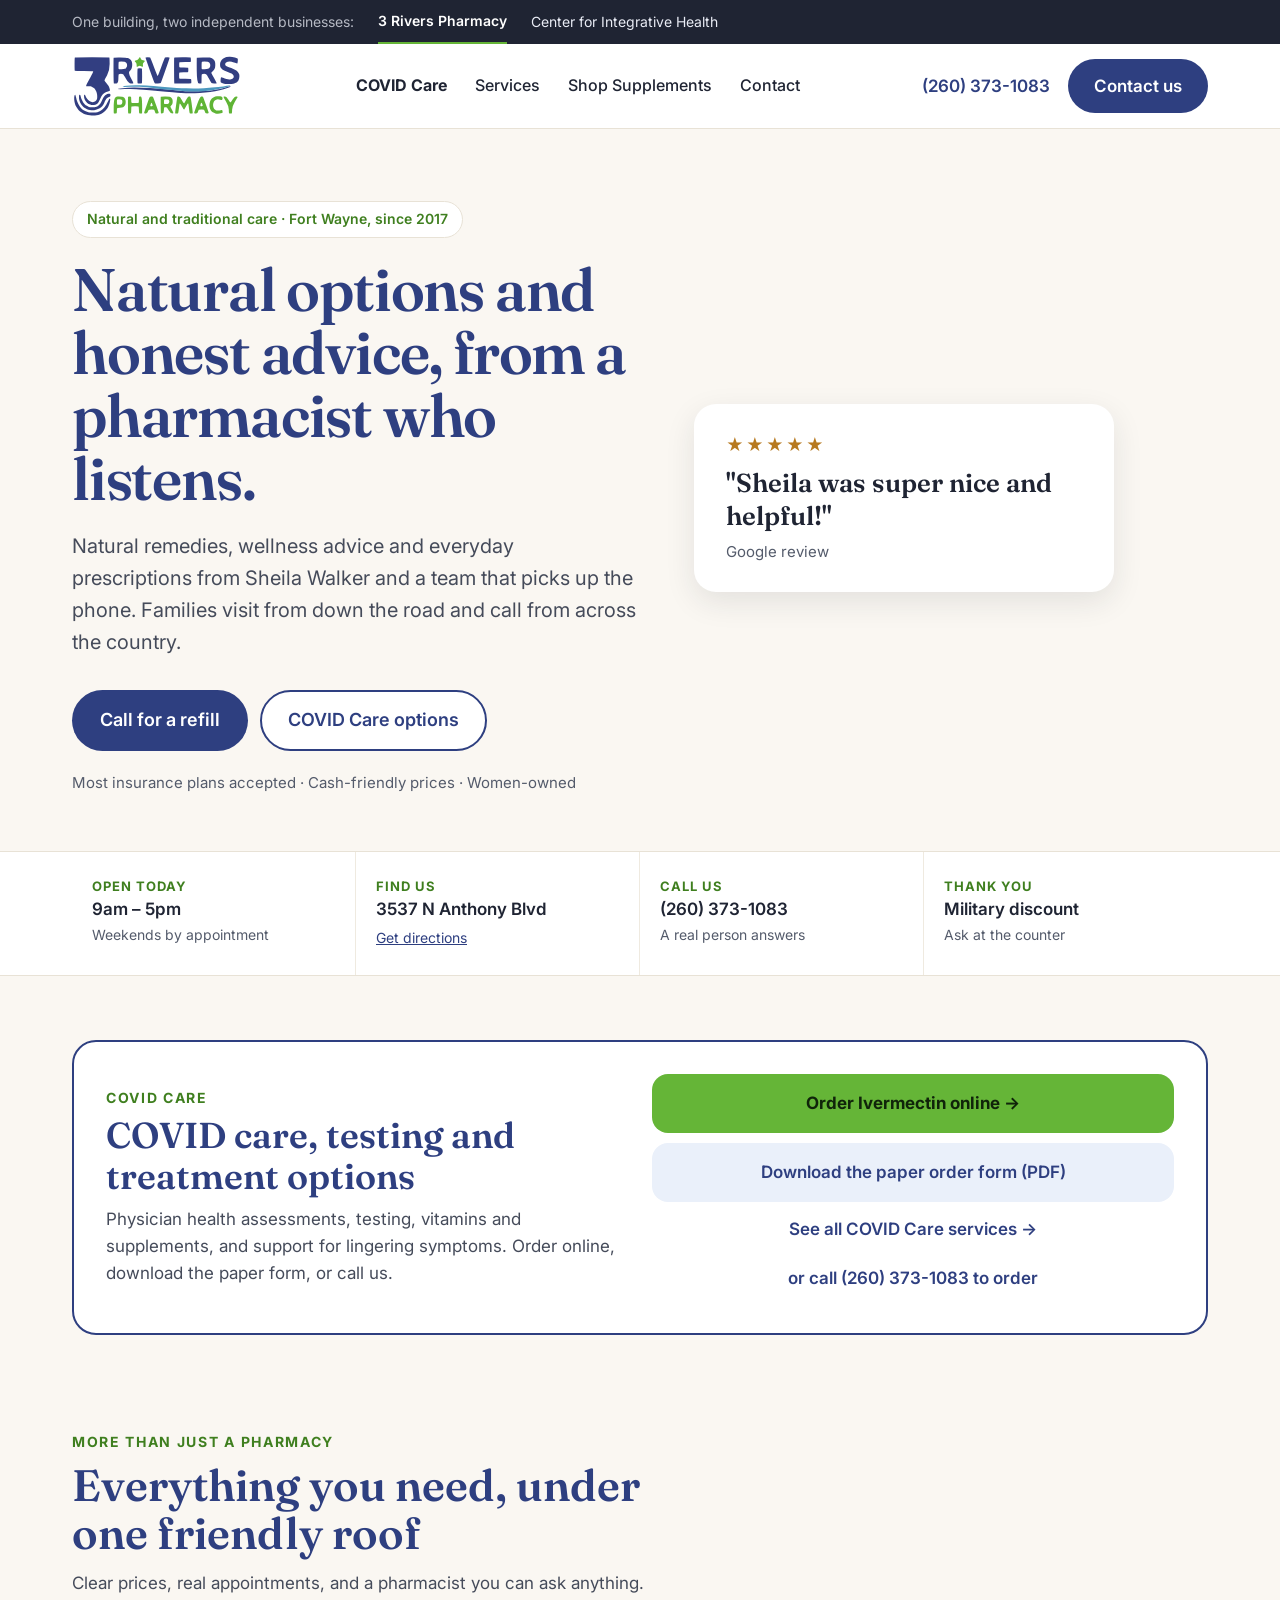
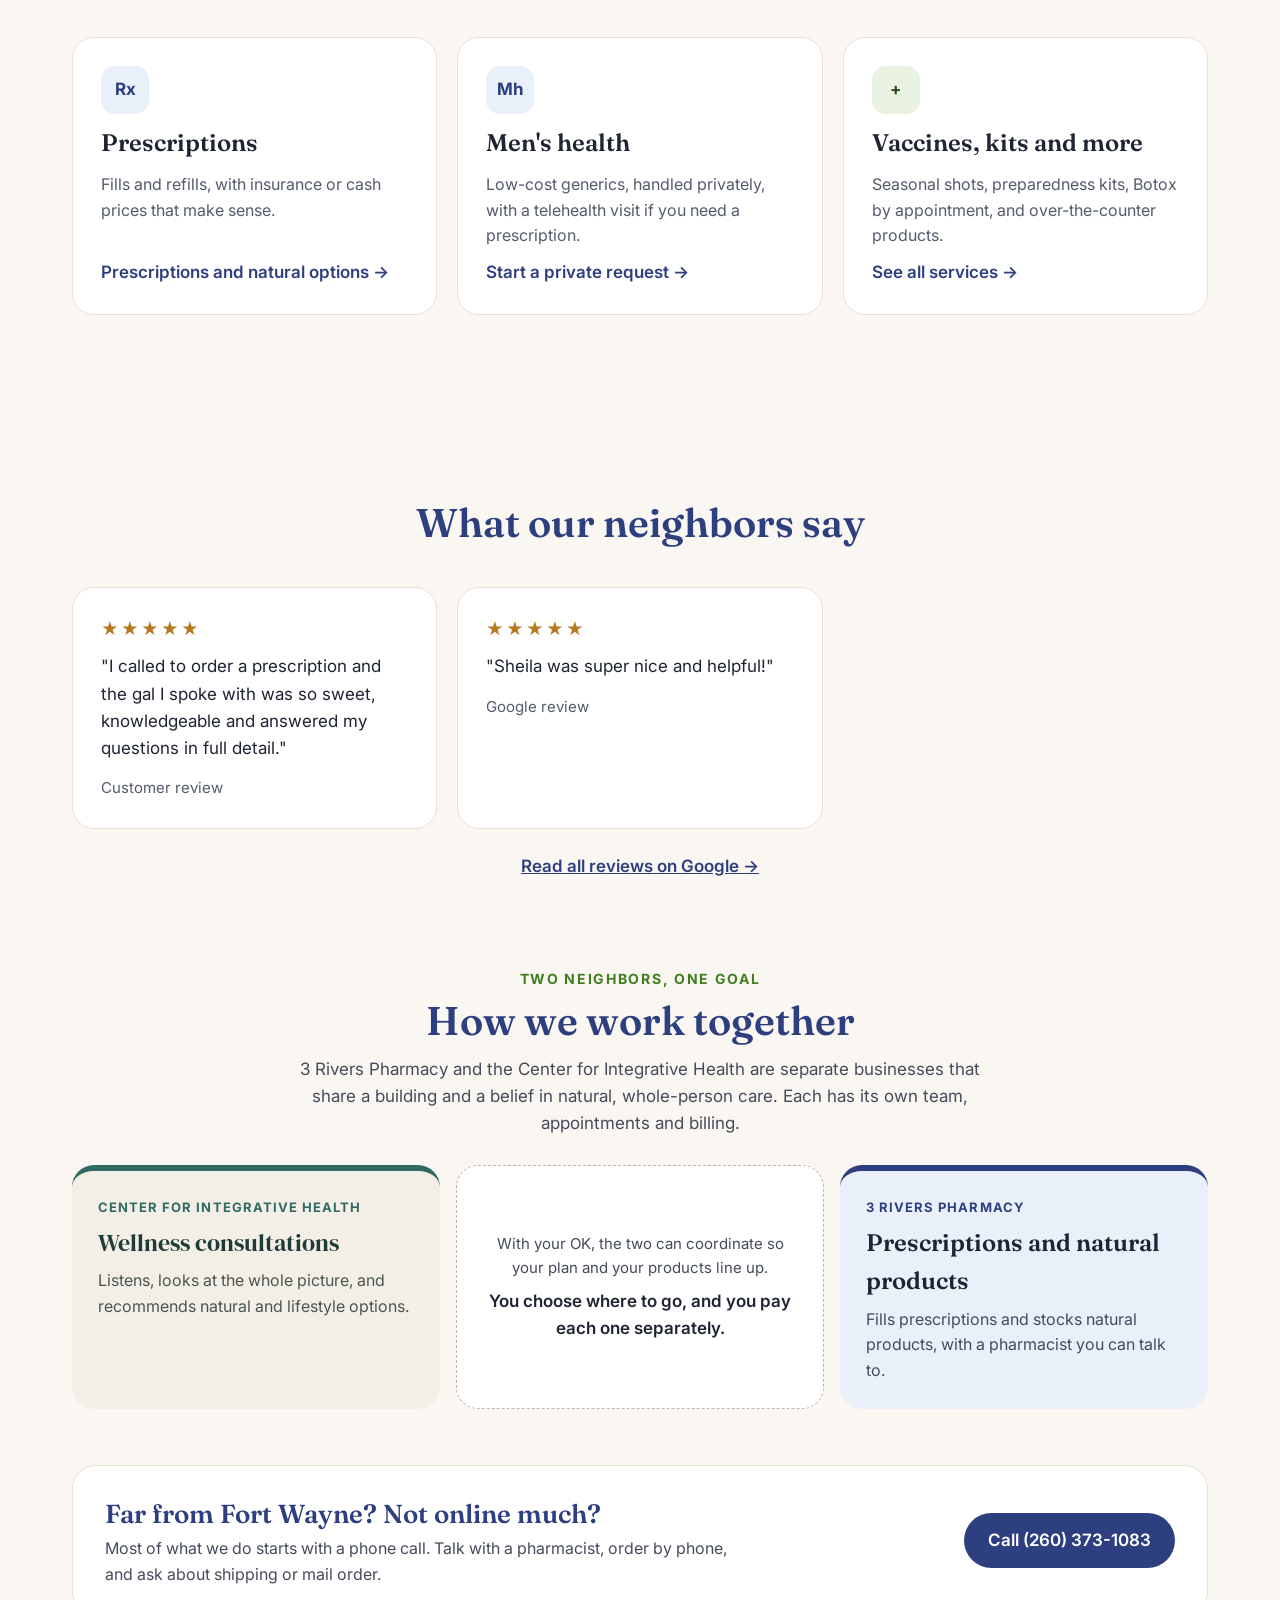
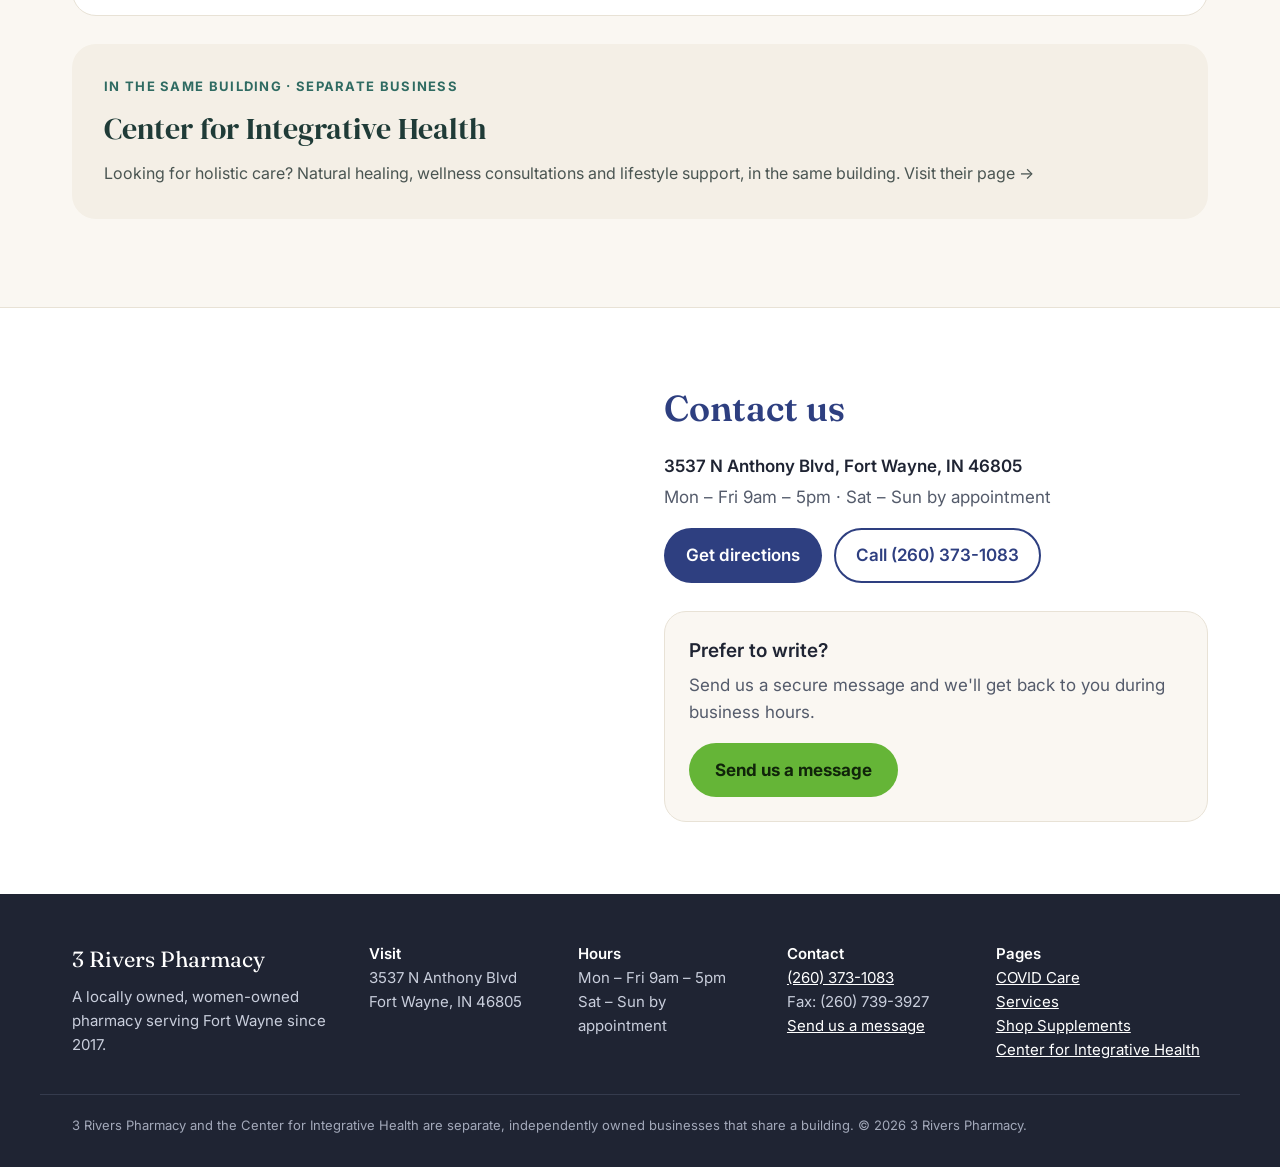
<file: home/index.html>
<!doctype html><html lang="en"><head><meta charset="utf-8"><title>Redirecting…</title>
<link rel="canonical" href="https://3riverspharmacy.com/"><meta name="robots" content="noindex">
<meta http-equiv="refresh" content="0; url=/"><script>location.replace('/'+location.hash)</script></head>
<body><p>This page has moved: <a href="/">https://3riverspharmacy.com/</a></p></body></html>
</file>
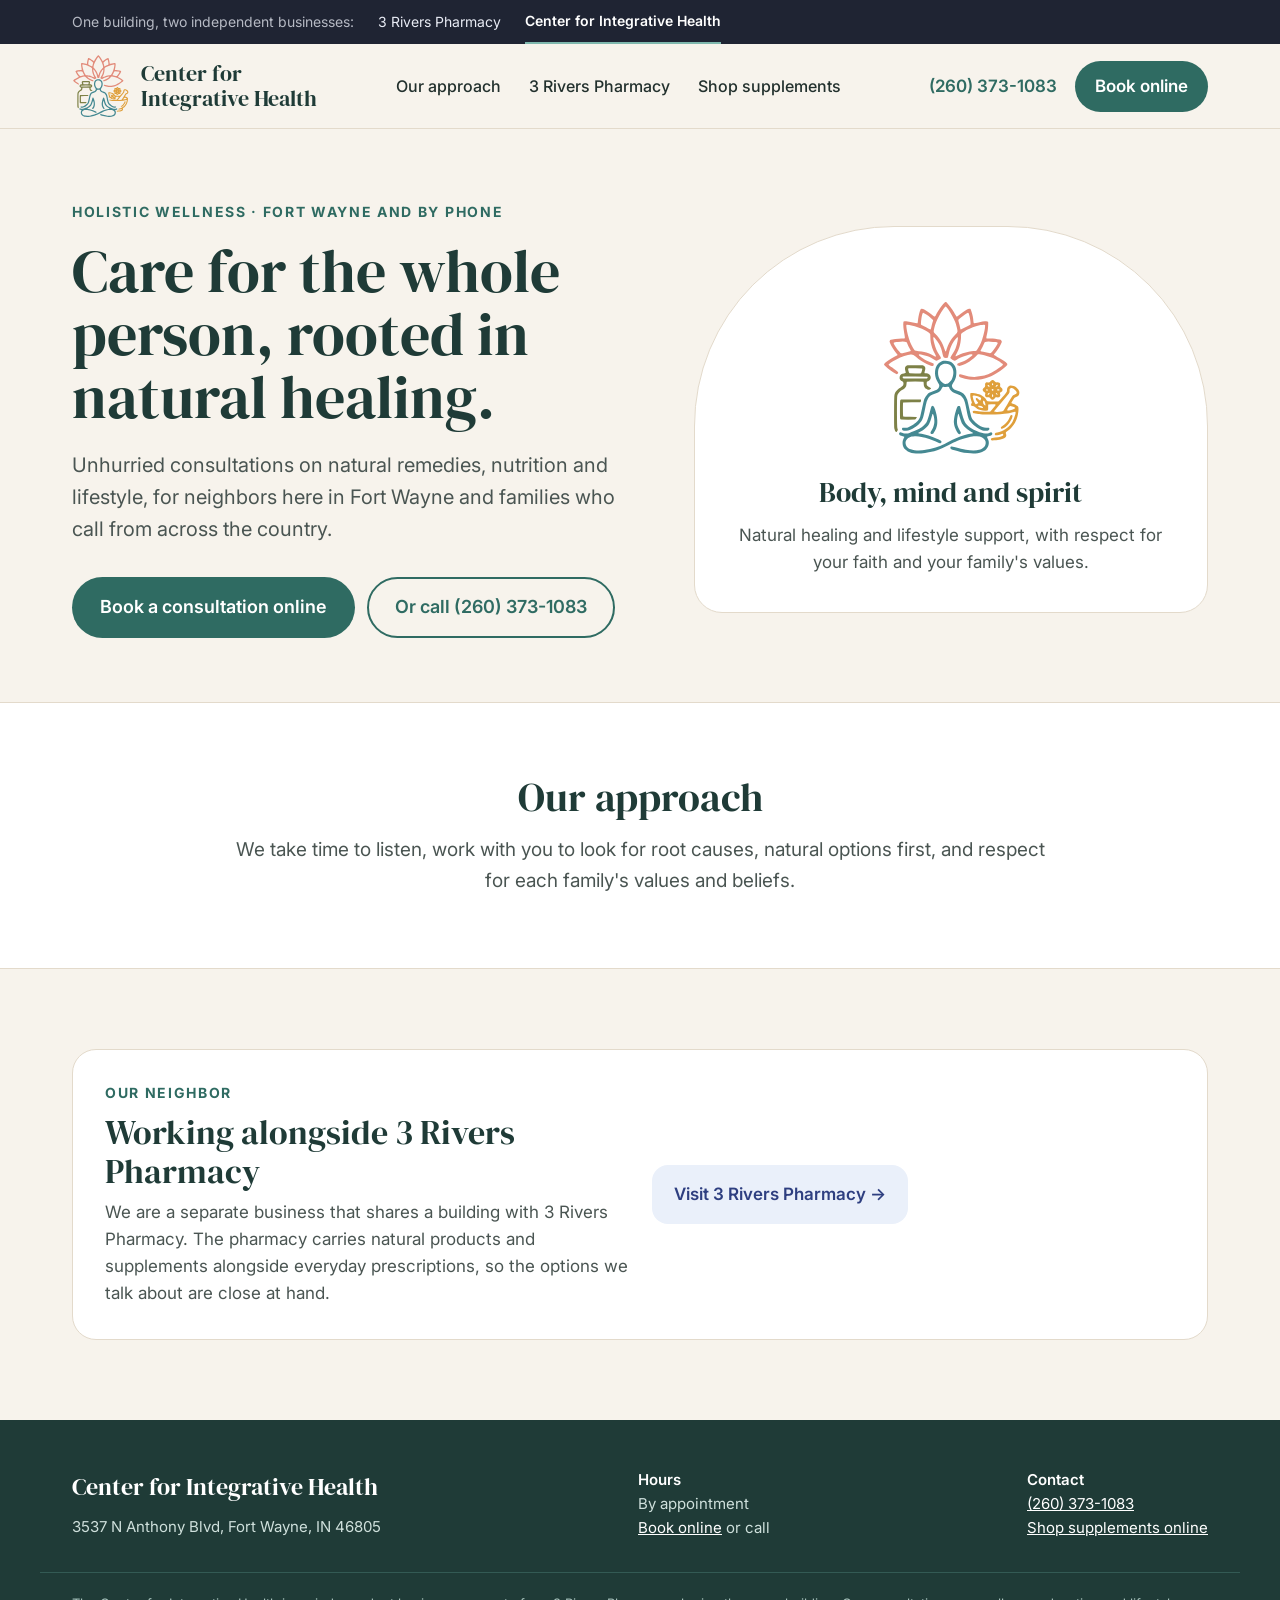
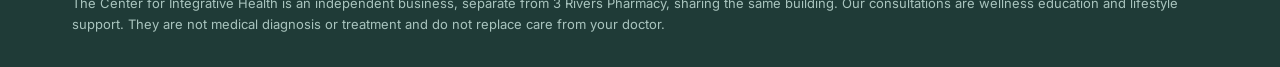
<file: iv-hydration-therapy/index.html>
<!doctype html>
<html lang="en">
<head>
<meta charset="utf-8">
<title>Center for Integrative Health</title>
<meta name="robots" content="noindex">
<link rel="canonical" href="https://3riverspharmacy.com/center-for-integrative-health/">
<meta http-equiv="refresh" content="0; url=/center-for-integrative-health/">
<script>location.replace("/center-for-integrative-health/");</script>
</head>
<body>
<p>This page has moved to the <a href="/center-for-integrative-health/">Center for Integrative Health</a>.</p>
</body>
</html>
</file>
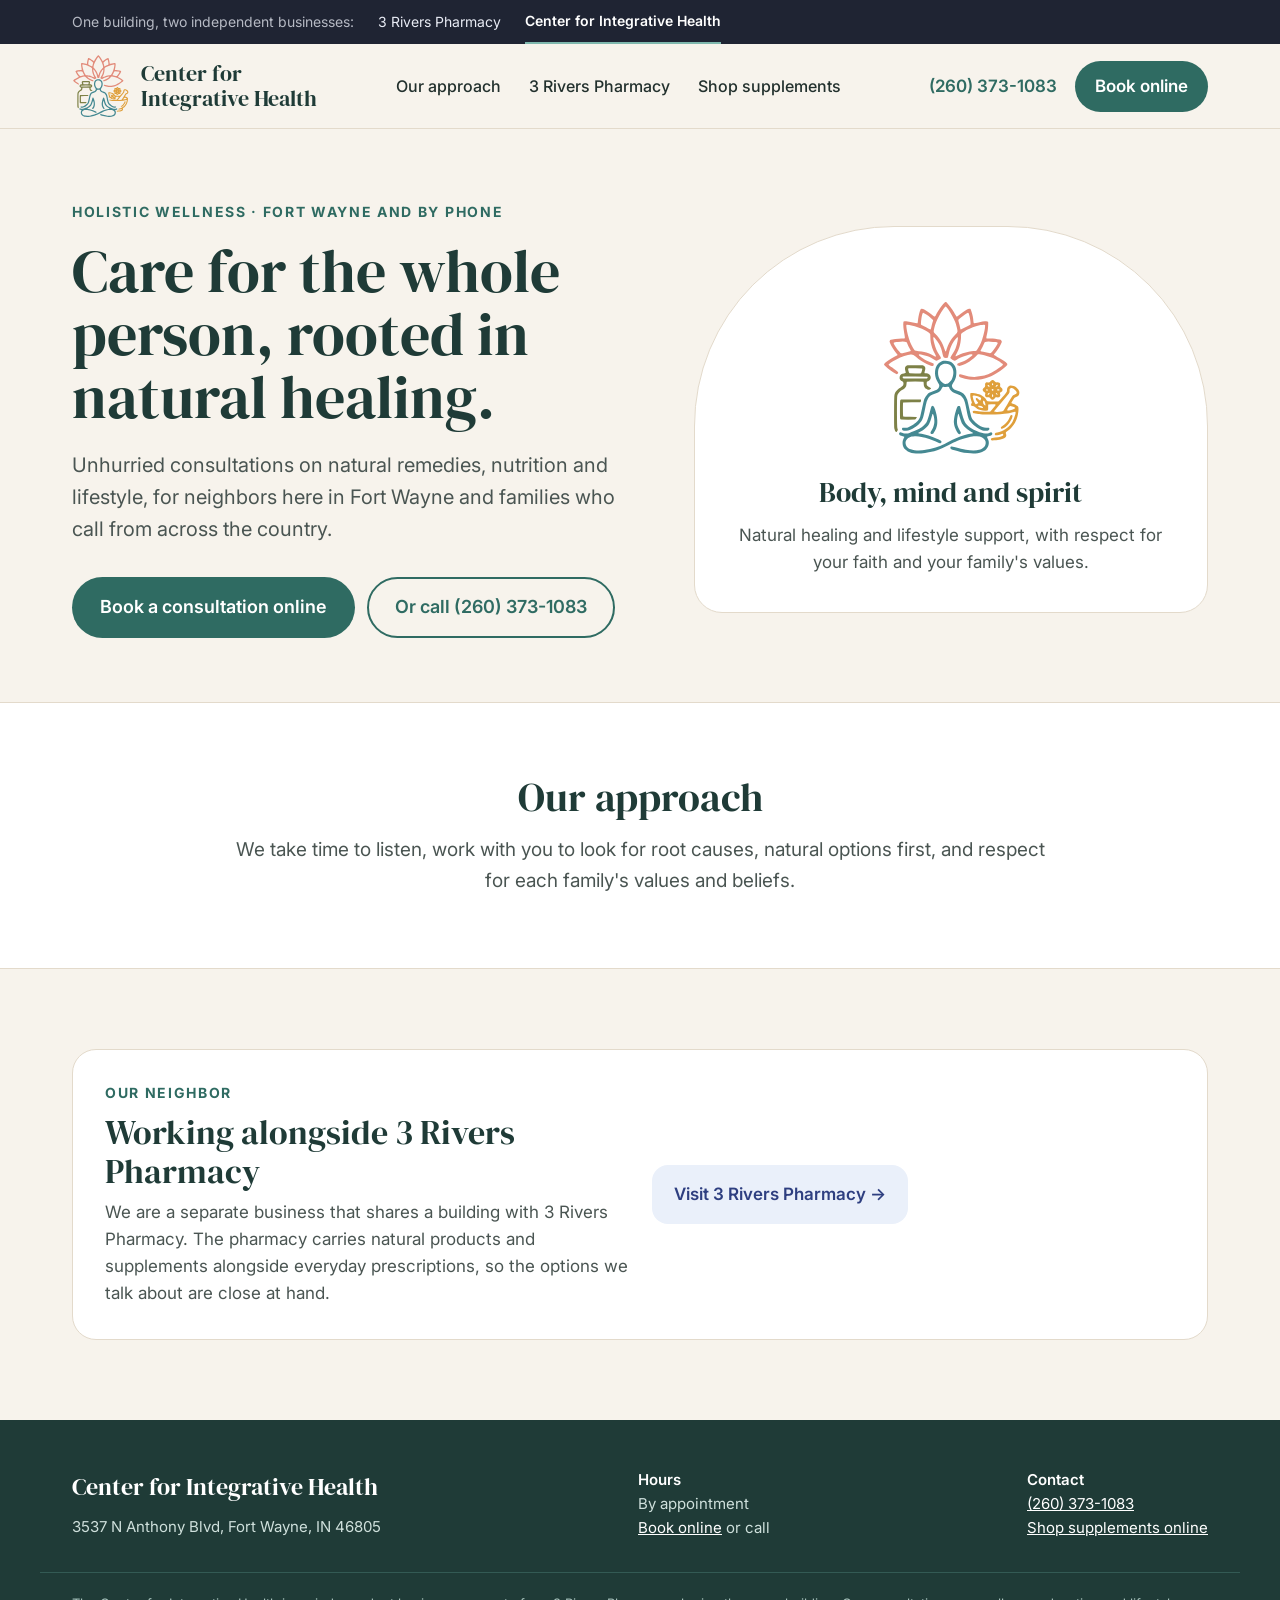
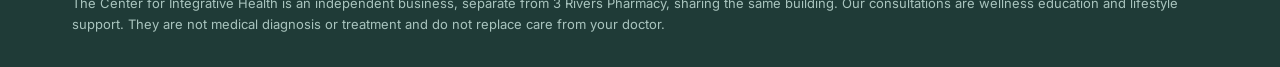
<file: locationservices/index.html>
<!doctype html><html lang="en"><head><meta charset="utf-8"><title>Redirecting…</title>
<link rel="canonical" href="https://3riverspharmacy.com/center-for-integrative-health/"><meta name="robots" content="noindex">
<meta http-equiv="refresh" content="0; url=/center-for-integrative-health/"><script>location.replace('/center-for-integrative-health/'+location.hash)</script></head>
<body><p>This page has moved: <a href="/center-for-integrative-health/">https://3riverspharmacy.com/center-for-integrative-health/</a></p></body></html>
</file>
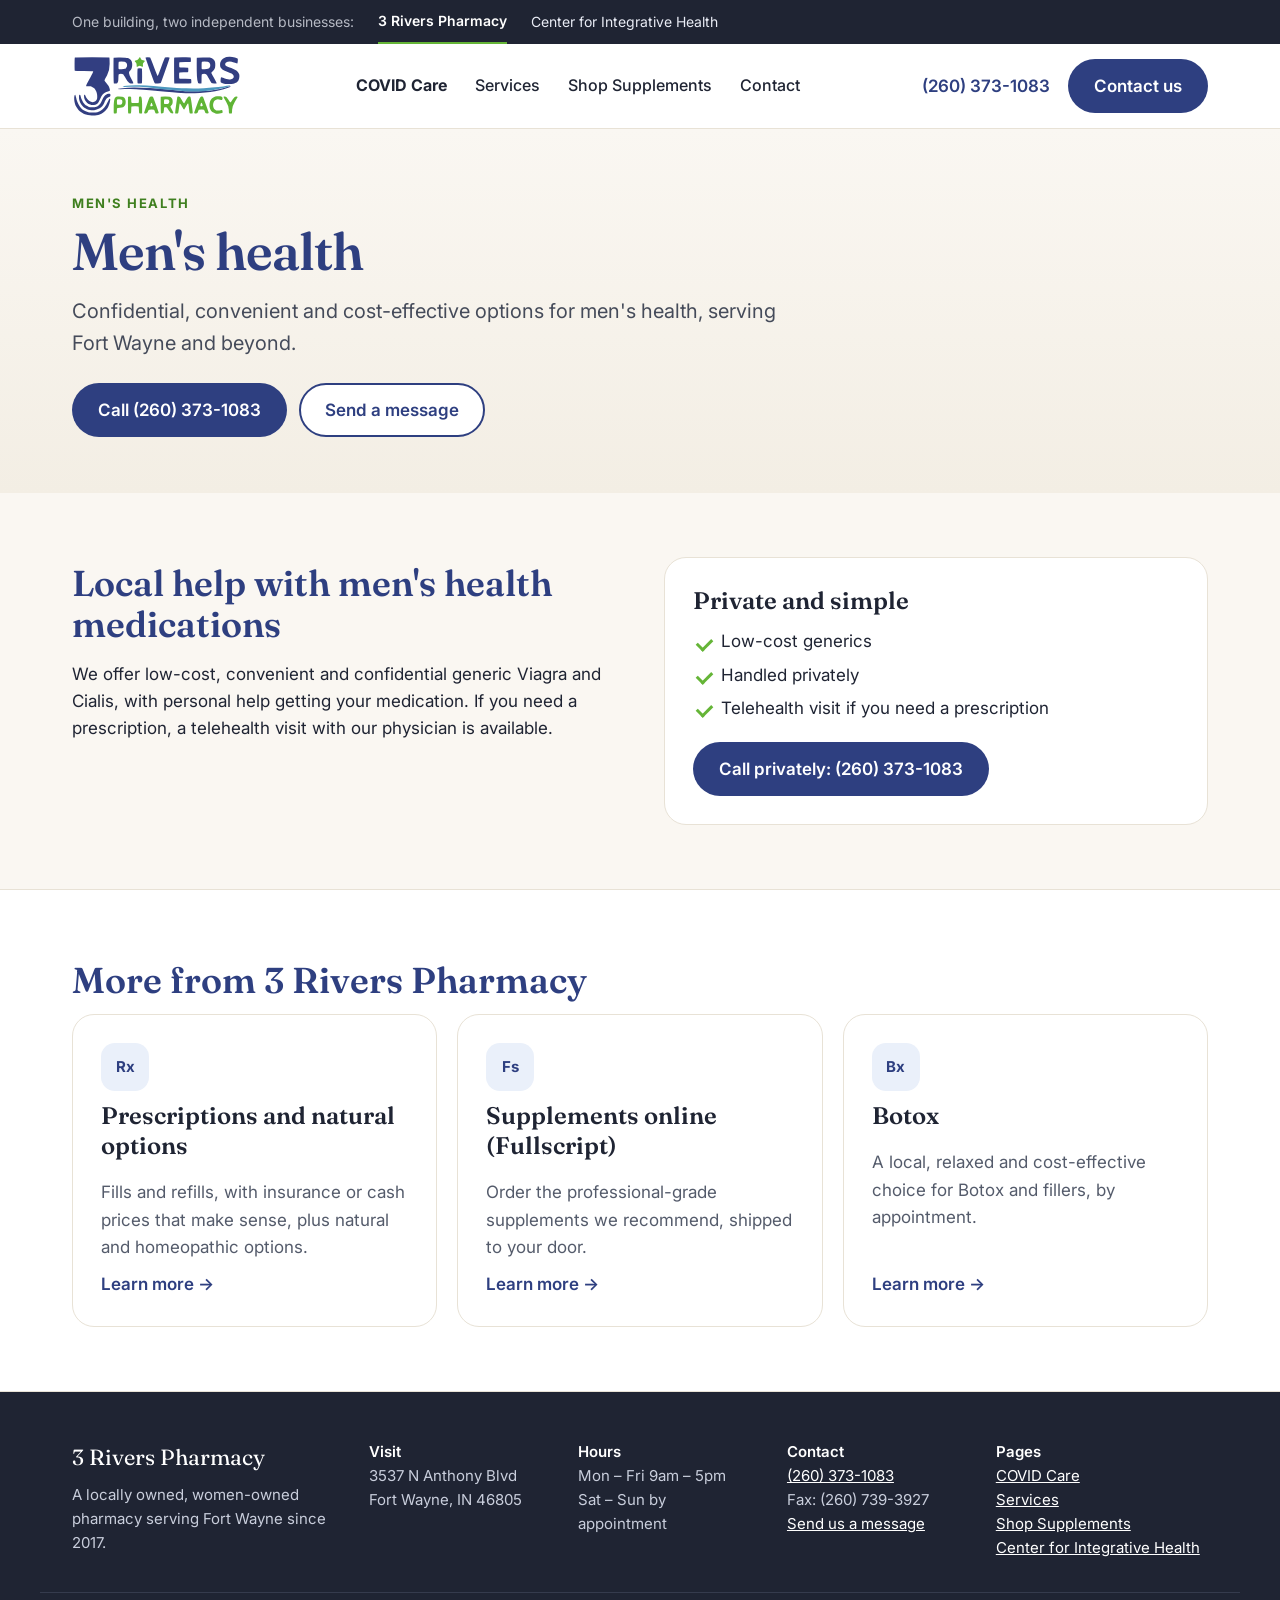
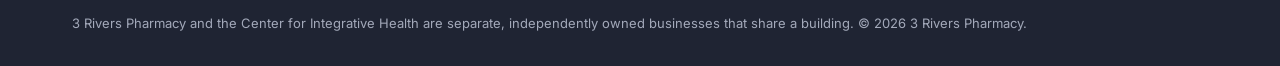
<file: mens-health/index.html>
<!doctype html>
<html lang="en">
<head>
<meta charset="utf-8">
<meta name="viewport" content="width=device-width, initial-scale=1">
<title>Men&#x27;s Health in Fort Wayne | 3 Rivers Pharmacy</title>
<meta name="description" content="Confidential, convenient and low-cost generic Viagra and Cialis in Fort Wayne, with a telehealth visit if you need a prescription.">
<link rel="canonical" href="https://3riverspharmacy.com/mens-health/">
<meta property="og:title" content="Men&#x27;s Health in Fort Wayne | 3 Rivers Pharmacy">
<meta property="og:description" content="Confidential, convenient and low-cost generic Viagra and Cialis in Fort Wayne, with a telehealth visit if you need a prescription.">
<meta property="og:url" content="https://3riverspharmacy.com/mens-health/">
<meta property="og:type" content="website">
<link rel="icon" type="image/svg+xml" href="/assets/favicon.svg">
<link rel="preconnect" href="https://fonts.googleapis.com"><link rel="preconnect" href="https://fonts.gstatic.com" crossorigin><link rel="stylesheet" href="https://fonts.googleapis.com/css2?family=Fraunces:opsz,wght@9..144,500;9..144,600&amp;family=DM+Serif+Display&amp;family=Inter:wght@400;500;600;700&amp;display=swap">
<link rel="stylesheet" href="/assets/site.css">

</head>
<body class="rx">
<div class="topbar"><div class="wrap">
<span class="dim">One building, two independent businesses:</span>
<a href="/" class="on">3 Rivers Pharmacy</a>
<a href="/center-for-integrative-health/" >Center for Integrative Health</a>
</div></div>
<header class="site"><div class="wrap">
<a href="/" class="brand"><img src="/assets/3rp-logo.svg" alt="3 Rivers Pharmacy" width="170" height="60"></a>
<nav class="navlinks" aria-label="Main">
<a href="/covid-care/"><b>COVID Care</b></a>
<a href="/services/">Services</a>
<a href="https://us.fullscript.com/s/swalker1751569186/shop" target="_blank" rel="noopener">Shop Supplements</a>
<a href="/contact/">Contact</a>
</nav>
<div class="hdr-cta">
<a href="tel:+12603731083" class="phone">(260) 373-1083</a>
<a href="/contact/" class="btn btn-navy">Contact us</a>
</div>
</div></header>
<main><section class="pghero"><div class="wrap">
<div class="kicker">MEN'S HEALTH</div>
<h1>Men's health</h1>
<p class="lead">Confidential, convenient and cost-effective options for men's health, serving Fort Wayne and beyond.</p>
<div class="btns"><a href="tel:+12603731083" class="btn btn-navy">Call (260) 373-1083</a><a href="https://hptz.io/073rGGA" target="_blank" rel="noopener" class="btn btn-ghost">Send a message</a></div>
</div></section>
<section class="band"><div class="wrap two top">
<div><h2>Local help with men's health medications</h2>
<p>We offer low-cost, convenient and confidential generic Viagra and Cialis, with personal help getting your medication. If you need a prescription, a telehealth visit with our physician is available.</p></div>
<div class="panel"><div class="h3">Private and simple</div>
<ul class="ticks"><li>Low-cost generics</li><li>Handled privately</li><li>Telehealth visit if you need a prescription</li></ul>
<a href="tel:+12603731083" class="btn btn-navy">Call privately: (260) 373-1083</a></div>
</div></section><section class="band alt"><div class="wrap"><h2>More from 3 Rivers Pharmacy</h2><div class="cards"><a class="card" href="/pharmacy-naturopathic-services/"><div class="ic">Rx</div><div class="h3">Prescriptions and natural options</div><div class="muted">Fills and refills, with insurance or cash prices that make sense, plus natural and homeopathic options.</div><div class="more">Learn more →</div></a><a class="card" href="/fullscript/"><div class="ic">Fs</div><div class="h3">Supplements online (Fullscript)</div><div class="muted">Order the professional-grade supplements we recommend, shipped to your door.</div><div class="more">Learn more →</div></a><a class="card" href="/botox/"><div class="ic">Bx</div><div class="h3">Botox</div><div class="muted">A local, relaxed and cost-effective choice for Botox and fillers, by appointment.</div><div class="more">Learn more →</div></a></div></div></section></main><footer class="site"><div class="wrap cols">
<div style="max-width:360px"><div class="ft-name">3 Rivers Pharmacy</div><p>A locally owned, women-owned pharmacy serving Fort Wayne since 2017.</p></div>
<div><div class="ft-h">Visit</div>3537 N Anthony Blvd<br>Fort Wayne, IN 46805</div>
<div><div class="ft-h">Hours</div>Mon – Fri 9am – 5pm<br>Sat – Sun by appointment</div>
<div><div class="ft-h">Contact</div><a href="tel:+12603731083">(260) 373-1083</a><br>Fax: (260) 739-3927<br><a href="https://hptz.io/073rGGA" target="_blank" rel="noopener">Send us a message</a></div>
<div><div class="ft-h">Pages</div><a href="/covid-care/">COVID Care</a><br><a href="/services/">Services</a><br><a href="https://us.fullscript.com/s/swalker1751569186/shop" target="_blank" rel="noopener">Shop Supplements</a><br><a href="/center-for-integrative-health/">Center for Integrative Health</a></div>
</div>
<div class="wrap legal">3 Rivers Pharmacy and the Center for Integrative Health are separate, independently owned businesses that share a building. © <span class="yr">2026</span> 3 Rivers Pharmacy.</div>
</footer>
<nav class="mbar" aria-label="Quick links">
<a href="tel:+12603731083">Call</a>
<a href="/covid-care/">COVID Care</a>
<a href="https://us.fullscript.com/s/swalker1751569186/shop" target="_blank" rel="noopener">Shop Supplements</a>
<a href="https://www.google.com/maps/dir/?api=1&amp;destination=3537+N+Anthony+Blvd,+Fort+Wayne,+IN+46805" target="_blank" rel="noopener">Directions</a>
<a href="/contact/" class="hot">Contact</a>
</nav>
<script>document.querySelectorAll('.yr').forEach(e=>e.textContent=new Date().getFullYear())</script>
</body>
</html>
</file>
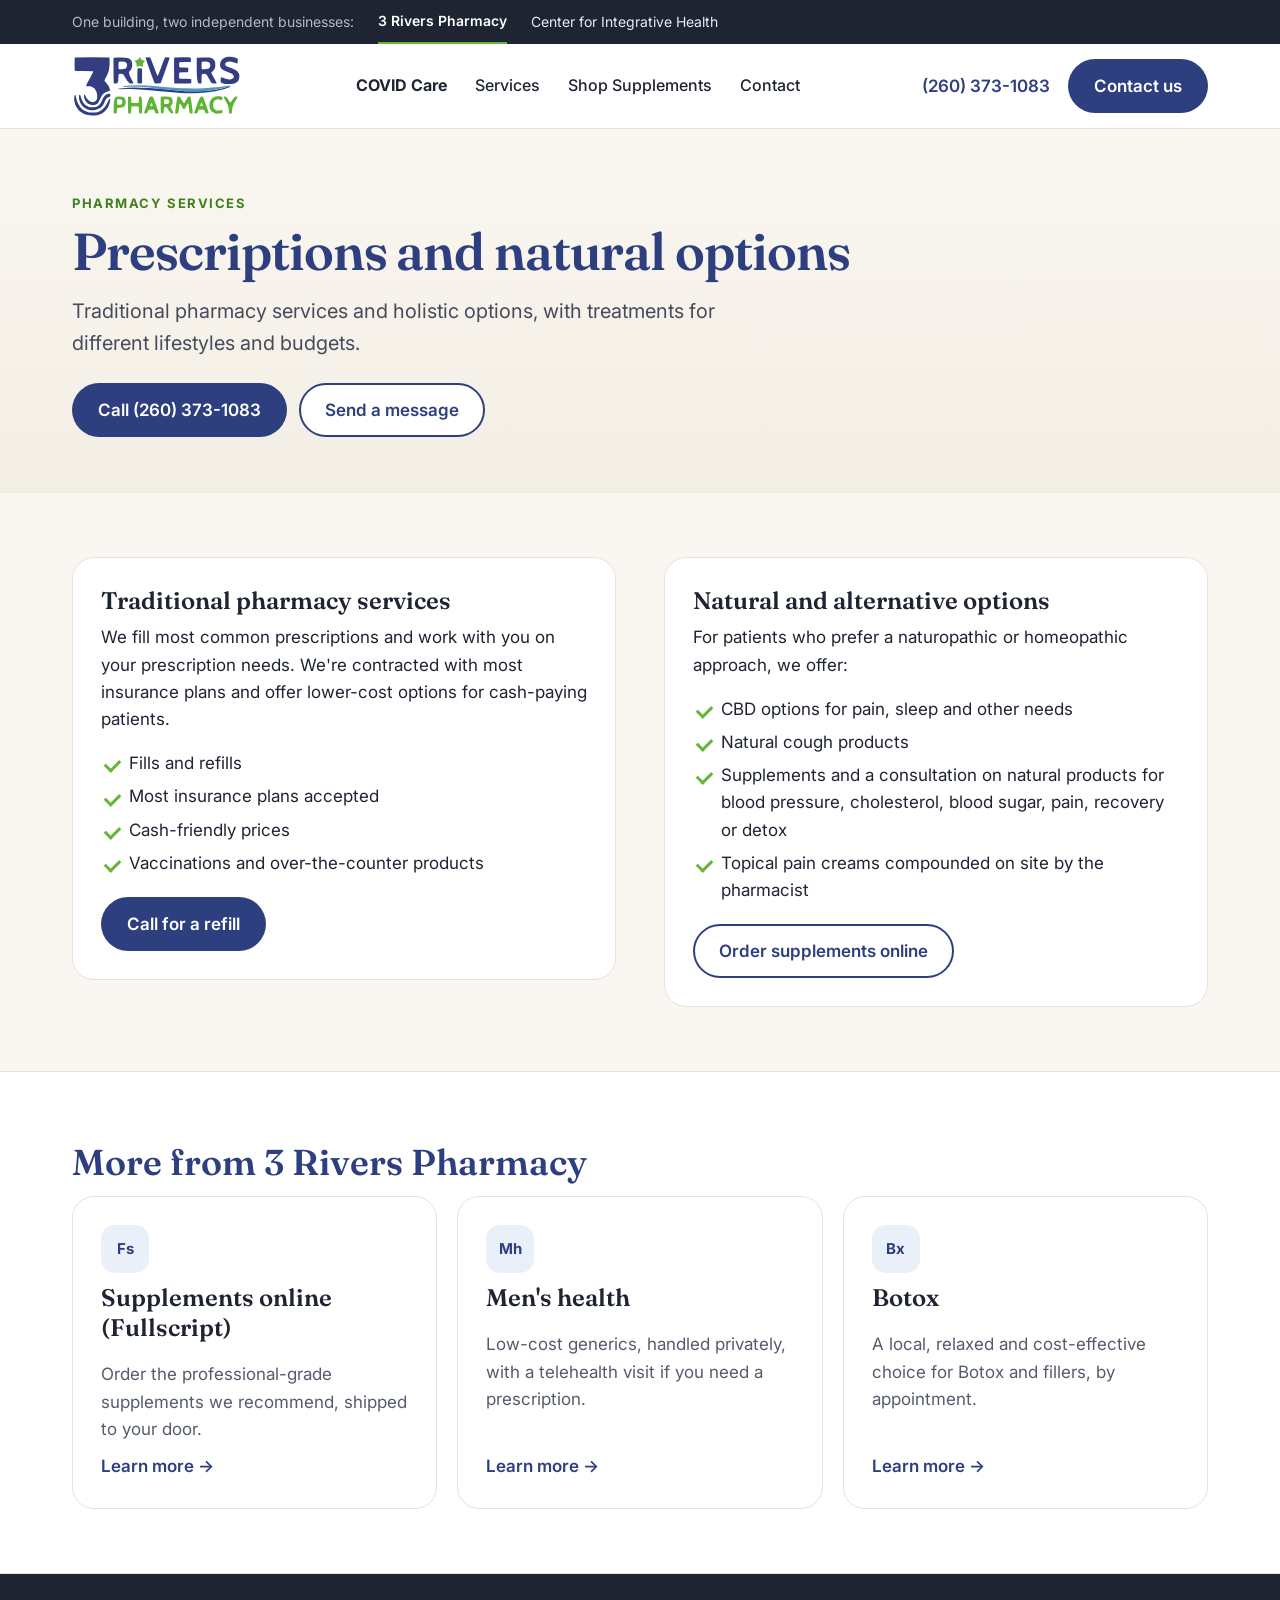
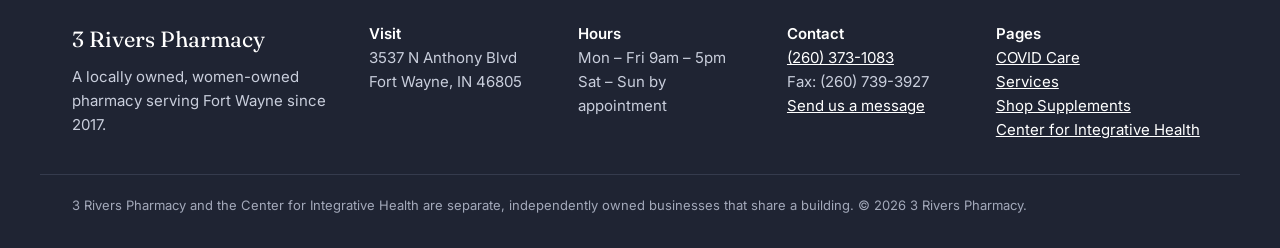
<file: pharmacy-naturopathic-services/index.html>
<!doctype html>
<html lang="en">
<head>
<meta charset="utf-8">
<meta name="viewport" content="width=device-width, initial-scale=1">
<title>Pharmacy &amp; Naturopathic Services | 3 Rivers Pharmacy</title>
<meta name="description" content="Traditional pharmacy services and natural, holistic options in Fort Wayne, with insurance or low-cost cash prices.">
<link rel="canonical" href="https://3riverspharmacy.com/pharmacy-naturopathic-services/">
<meta property="og:title" content="Pharmacy &amp; Naturopathic Services | 3 Rivers Pharmacy">
<meta property="og:description" content="Traditional pharmacy services and natural, holistic options in Fort Wayne, with insurance or low-cost cash prices.">
<meta property="og:url" content="https://3riverspharmacy.com/pharmacy-naturopathic-services/">
<meta property="og:type" content="website">
<link rel="icon" type="image/svg+xml" href="/assets/favicon.svg">
<link rel="preconnect" href="https://fonts.googleapis.com"><link rel="preconnect" href="https://fonts.gstatic.com" crossorigin><link rel="stylesheet" href="https://fonts.googleapis.com/css2?family=Fraunces:opsz,wght@9..144,500;9..144,600&amp;family=DM+Serif+Display&amp;family=Inter:wght@400;500;600;700&amp;display=swap">
<link rel="stylesheet" href="/assets/site.css">

</head>
<body class="rx">
<div class="topbar"><div class="wrap">
<span class="dim">One building, two independent businesses:</span>
<a href="/" class="on">3 Rivers Pharmacy</a>
<a href="/center-for-integrative-health/" >Center for Integrative Health</a>
</div></div>
<header class="site"><div class="wrap">
<a href="/" class="brand"><img src="/assets/3rp-logo.svg" alt="3 Rivers Pharmacy" width="170" height="60"></a>
<nav class="navlinks" aria-label="Main">
<a href="/covid-care/"><b>COVID Care</b></a>
<a href="/services/">Services</a>
<a href="https://us.fullscript.com/s/swalker1751569186/shop" target="_blank" rel="noopener">Shop Supplements</a>
<a href="/contact/">Contact</a>
</nav>
<div class="hdr-cta">
<a href="tel:+12603731083" class="phone">(260) 373-1083</a>
<a href="/contact/" class="btn btn-navy">Contact us</a>
</div>
</div></header>
<main><section class="pghero"><div class="wrap">
<div class="kicker">PHARMACY SERVICES</div>
<h1>Prescriptions and natural options</h1>
<p class="lead">Traditional pharmacy services and holistic options, with treatments for different lifestyles and budgets.</p>
<div class="btns"><a href="tel:+12603731083" class="btn btn-navy">Call (260) 373-1083</a><a href="https://hptz.io/073rGGA" target="_blank" rel="noopener" class="btn btn-ghost">Send a message</a></div>
</div></section>
<section class="band"><div class="wrap two top">
<div class="panel"><div class="h3">Traditional pharmacy services</div>
<p>We fill most common prescriptions and work with you on your prescription needs. We're contracted with most insurance plans and offer lower-cost options for cash-paying patients.</p>
<ul class="ticks"><li>Fills and refills</li><li>Most insurance plans accepted</li><li>Cash-friendly prices</li><li>Vaccinations and over-the-counter products</li></ul>
<a href="tel:+12603731083" class="btn btn-navy">Call for a refill</a></div>
<div class="panel"><div class="h3">Natural and alternative options</div>
<p>For patients who prefer a naturopathic or homeopathic approach, we offer:</p>
<ul class="ticks"><li>CBD options for pain, sleep and other needs</li><li>Natural cough products</li><li>Supplements and a consultation on natural products for blood pressure, cholesterol, blood sugar, pain, recovery or detox</li><li>Topical pain creams compounded on site by the pharmacist</li></ul>
<a href="/fullscript/" class="btn btn-ghost">Order supplements online</a></div>
</div></section><section class="band alt"><div class="wrap"><h2>More from 3 Rivers Pharmacy</h2><div class="cards"><a class="card" href="/fullscript/"><div class="ic">Fs</div><div class="h3">Supplements online (Fullscript)</div><div class="muted">Order the professional-grade supplements we recommend, shipped to your door.</div><div class="more">Learn more →</div></a><a class="card" href="/mens-health/"><div class="ic">Mh</div><div class="h3">Men's health</div><div class="muted">Low-cost generics, handled privately, with a telehealth visit if you need a prescription.</div><div class="more">Learn more →</div></a><a class="card" href="/botox/"><div class="ic">Bx</div><div class="h3">Botox</div><div class="muted">A local, relaxed and cost-effective choice for Botox and fillers, by appointment.</div><div class="more">Learn more →</div></a></div></div></section></main><footer class="site"><div class="wrap cols">
<div style="max-width:360px"><div class="ft-name">3 Rivers Pharmacy</div><p>A locally owned, women-owned pharmacy serving Fort Wayne since 2017.</p></div>
<div><div class="ft-h">Visit</div>3537 N Anthony Blvd<br>Fort Wayne, IN 46805</div>
<div><div class="ft-h">Hours</div>Mon – Fri 9am – 5pm<br>Sat – Sun by appointment</div>
<div><div class="ft-h">Contact</div><a href="tel:+12603731083">(260) 373-1083</a><br>Fax: (260) 739-3927<br><a href="https://hptz.io/073rGGA" target="_blank" rel="noopener">Send us a message</a></div>
<div><div class="ft-h">Pages</div><a href="/covid-care/">COVID Care</a><br><a href="/services/">Services</a><br><a href="https://us.fullscript.com/s/swalker1751569186/shop" target="_blank" rel="noopener">Shop Supplements</a><br><a href="/center-for-integrative-health/">Center for Integrative Health</a></div>
</div>
<div class="wrap legal">3 Rivers Pharmacy and the Center for Integrative Health are separate, independently owned businesses that share a building. © <span class="yr">2026</span> 3 Rivers Pharmacy.</div>
</footer>
<nav class="mbar" aria-label="Quick links">
<a href="tel:+12603731083">Call</a>
<a href="/covid-care/">COVID Care</a>
<a href="https://us.fullscript.com/s/swalker1751569186/shop" target="_blank" rel="noopener">Shop Supplements</a>
<a href="https://www.google.com/maps/dir/?api=1&amp;destination=3537+N+Anthony+Blvd,+Fort+Wayne,+IN+46805" target="_blank" rel="noopener">Directions</a>
<a href="/contact/" class="hot">Contact</a>
</nav>
<script>document.querySelectorAll('.yr').forEach(e=>e.textContent=new Date().getFullYear())</script>
</body>
</html>
</file>
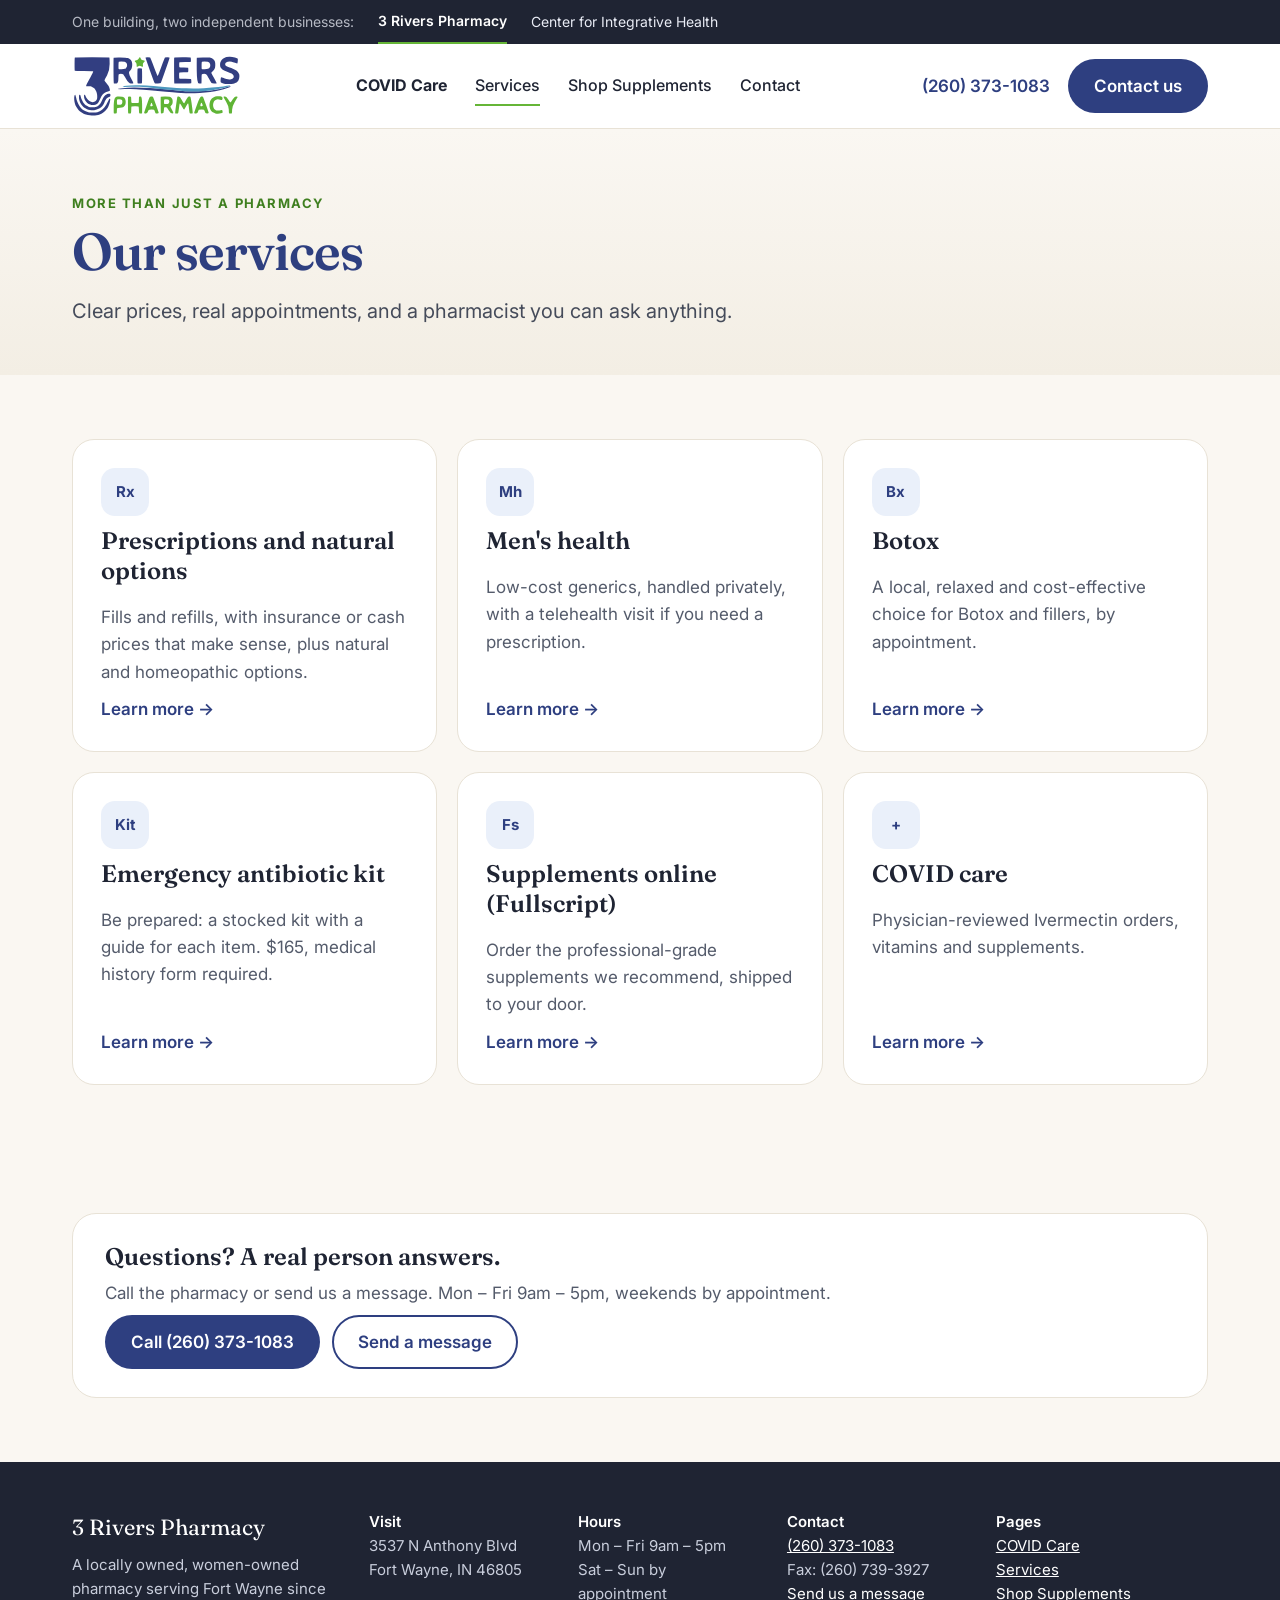
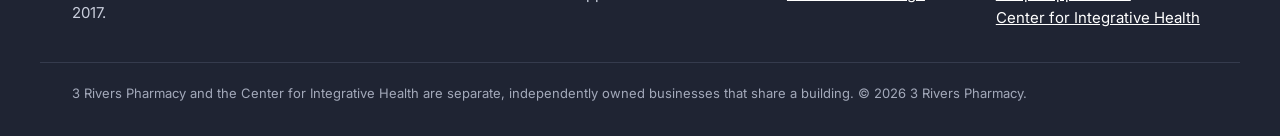
<file: services/index.html>
<!doctype html>
<html lang="en">
<head>
<meta charset="utf-8">
<meta name="viewport" content="width=device-width, initial-scale=1">
<title>Services | 3 Rivers Pharmacy, Fort Wayne</title>
<meta name="description" content="Prescriptions, natural options, men&#x27;s health, Botox, emergency antibiotic kits and Fullscript supplements at 3 Rivers Pharmacy.">
<link rel="canonical" href="https://3riverspharmacy.com/services/">
<meta property="og:title" content="Services | 3 Rivers Pharmacy, Fort Wayne">
<meta property="og:description" content="Prescriptions, natural options, men&#x27;s health, Botox, emergency antibiotic kits and Fullscript supplements at 3 Rivers Pharmacy.">
<meta property="og:url" content="https://3riverspharmacy.com/services/">
<meta property="og:type" content="website">
<link rel="icon" type="image/svg+xml" href="/assets/favicon.svg">
<link rel="preconnect" href="https://fonts.googleapis.com"><link rel="preconnect" href="https://fonts.gstatic.com" crossorigin><link rel="stylesheet" href="https://fonts.googleapis.com/css2?family=Fraunces:opsz,wght@9..144,500;9..144,600&amp;family=DM+Serif+Display&amp;family=Inter:wght@400;500;600;700&amp;display=swap">
<link rel="stylesheet" href="/assets/site.css">

</head>
<body class="rx">
<div class="topbar"><div class="wrap">
<span class="dim">One building, two independent businesses:</span>
<a href="/" class="on">3 Rivers Pharmacy</a>
<a href="/center-for-integrative-health/" >Center for Integrative Health</a>
</div></div>
<header class="site"><div class="wrap">
<a href="/" class="brand"><img src="/assets/3rp-logo.svg" alt="3 Rivers Pharmacy" width="170" height="60"></a>
<nav class="navlinks" aria-label="Main">
<a href="/covid-care/"><b>COVID Care</b></a>
<a href="/services/" aria-current="page">Services</a>
<a href="https://us.fullscript.com/s/swalker1751569186/shop" target="_blank" rel="noopener">Shop Supplements</a>
<a href="/contact/">Contact</a>
</nav>
<div class="hdr-cta">
<a href="tel:+12603731083" class="phone">(260) 373-1083</a>
<a href="/contact/" class="btn btn-navy">Contact us</a>
</div>
</div></header>
<main><section class="pghero"><div class="wrap">
<div class="kicker">MORE THAN JUST A PHARMACY</div>
<h1>Our services</h1>
<p class="lead">Clear prices, real appointments, and a pharmacist you can ask anything.</p>

</div></section>
<section class="band"><div class="wrap"><div class="cards"><a class="card" href="/pharmacy-naturopathic-services/"><div class="ic">Rx</div><div class="h3">Prescriptions and natural options</div><div class="muted">Fills and refills, with insurance or cash prices that make sense, plus natural and homeopathic options.</div><div class="more">Learn more →</div></a><a class="card" href="/mens-health/"><div class="ic">Mh</div><div class="h3">Men's health</div><div class="muted">Low-cost generics, handled privately, with a telehealth visit if you need a prescription.</div><div class="more">Learn more →</div></a><a class="card" href="/botox/"><div class="ic">Bx</div><div class="h3">Botox</div><div class="muted">A local, relaxed and cost-effective choice for Botox and fillers, by appointment.</div><div class="more">Learn more →</div></a><a class="card" href="/emergency-antibiotic-kit/"><div class="ic">Kit</div><div class="h3">Emergency antibiotic kit</div><div class="muted">Be prepared: a stocked kit with a guide for each item. $165, medical history form required.</div><div class="more">Learn more →</div></a><a class="card" href="/fullscript/"><div class="ic">Fs</div><div class="h3">Supplements online (Fullscript)</div><div class="muted">Order the professional-grade supplements we recommend, shipped to your door.</div><div class="more">Learn more →</div></a><a class="card" href="/covid-care/"><div class="ic">+</div><div class="h3">COVID care</div><div class="muted">Physician-reviewed Ivermectin orders, vitamins and supplements.</div><div class="more">Learn more →</div></a></div></div></section><section class="band"><div class="wrap"><div class="callcard">
<div><div class="h3">Questions? A real person answers.</div><div class="muted">Call the pharmacy or send us a message. Mon – Fri 9am – 5pm, weekends by appointment.</div></div>
<div class="btns"><a href="tel:+12603731083" class="btn btn-navy">Call (260) 373-1083</a><a href="https://hptz.io/073rGGA" target="_blank" rel="noopener" class="btn btn-ghost">Send a message</a></div>
</div></div></section>
</main><footer class="site"><div class="wrap cols">
<div style="max-width:360px"><div class="ft-name">3 Rivers Pharmacy</div><p>A locally owned, women-owned pharmacy serving Fort Wayne since 2017.</p></div>
<div><div class="ft-h">Visit</div>3537 N Anthony Blvd<br>Fort Wayne, IN 46805</div>
<div><div class="ft-h">Hours</div>Mon – Fri 9am – 5pm<br>Sat – Sun by appointment</div>
<div><div class="ft-h">Contact</div><a href="tel:+12603731083">(260) 373-1083</a><br>Fax: (260) 739-3927<br><a href="https://hptz.io/073rGGA" target="_blank" rel="noopener">Send us a message</a></div>
<div><div class="ft-h">Pages</div><a href="/covid-care/">COVID Care</a><br><a href="/services/">Services</a><br><a href="https://us.fullscript.com/s/swalker1751569186/shop" target="_blank" rel="noopener">Shop Supplements</a><br><a href="/center-for-integrative-health/">Center for Integrative Health</a></div>
</div>
<div class="wrap legal">3 Rivers Pharmacy and the Center for Integrative Health are separate, independently owned businesses that share a building. © <span class="yr">2026</span> 3 Rivers Pharmacy.</div>
</footer>
<nav class="mbar" aria-label="Quick links">
<a href="tel:+12603731083">Call</a>
<a href="/covid-care/">COVID Care</a>
<a href="https://us.fullscript.com/s/swalker1751569186/shop" target="_blank" rel="noopener">Shop Supplements</a>
<a href="https://www.google.com/maps/dir/?api=1&amp;destination=3537+N+Anthony+Blvd,+Fort+Wayne,+IN+46805" target="_blank" rel="noopener">Directions</a>
<a href="/contact/" class="hot">Contact</a>
</nav>
<script>document.querySelectorAll('.yr').forEach(e=>e.textContent=new Date().getFullYear())</script>
</body>
</html>
</file>
<file: assets/site.css>
*{box-sizing:border-box}
html{scroll-behavior:smooth}
body{margin:0;background:#FAF7F2;color:#1F2433;font-family:Inter,system-ui,sans-serif;font-size:17px;line-height:1.6;-webkit-text-size-adjust:100%}
img{max-width:100%;height:auto}
a{color:#2E3F80}a:hover{color:#1d2a5c}
a:focus-visible,button:focus-visible{outline:3px solid #65B537;outline-offset:2px}
.wrap{max-width:1200px;margin:0 auto;padding:0 32px}
/* design grid helpers (homepage) */
.hero{display:grid;grid-template-columns:minmax(0,1.1fr) minmax(0,1fr);gap:56px;align-items:center}
.two{display:grid;grid-template-columns:minmax(0,1fr) minmax(0,1fr);gap:48px;align-items:center}
.two.top{align-items:start}
.cards{display:grid;grid-template-columns:repeat(3,minmax(0,1fr));gap:20px}
.facts{display:grid;grid-template-columns:repeat(4,minmax(0,1fr));gap:0}
.grid4{display:grid;grid-template-columns:repeat(4,minmax(0,1fr));gap:16px;margin-top:24px}
/* top bar + header */
.topbar{background:#1F2433;color:#E9ECF5;font-size:14px}
.topbar .wrap{display:flex;flex-wrap:wrap;gap:8px 24px;align-items:center;min-height:44px}
.topbar .dim{opacity:.75}
.topbar a{color:#E9ECF5;text-decoration:none;padding:10px 0}
.topbar a.on{color:#fff;font-weight:600;border-bottom:2px solid #65B537}
header.site{background:#fff;border-bottom:1px solid #E8E2D6;position:sticky;top:0;z-index:20}
header.site .wrap{display:flex;align-items:center;justify-content:space-between;gap:24px;min-height:84px}
.brand img{height:60px;width:auto;display:block}
.navlinks{display:flex;gap:28px;align-items:center;font-size:16px;font-weight:500}
.navlinks a{color:#1F2433;text-decoration:none;padding:6px 0;border-bottom:2px solid transparent}
.navlinks a[aria-current]{border-bottom-color:#65B537}
.navlinks a:hover{color:#2E3F80}
.hdr-cta{display:flex;gap:10px;align-items:center;flex-wrap:wrap}
.hdr-cta .phone{color:#2E3F80;font-weight:600;text-decoration:none;padding:12px 8px}
/* buttons */
.btn{display:inline-block;font-weight:600;text-decoration:none;padding:14px 24px;border-radius:999px;border:2px solid transparent;line-height:1.3;text-align:center}
.btn-navy{background:#2E3F80;color:#fff}.btn-navy:hover{background:#24336b;color:#fff}
.btn-green{background:#65B537;color:#10240A;font-weight:700}.btn-green:hover{background:#58a22f;color:#10240A}
.btn-ghost{background:#fff;color:#2E3F80;border-color:#2E3F80}.btn-ghost:hover{background:#EAF0FA}
.btns{display:flex;flex-wrap:wrap;gap:12px;margin:24px 0 8px}
/* page sections */
.pghero{padding:64px 0 48px;background:linear-gradient(180deg,#FAF7F2,#F3EEE4)}
.pghero h1{font-family:Fraunces,serif;font-weight:600;font-size:52px;line-height:1.06;letter-spacing:-.02em;color:#2E3F80;margin:10px 0 16px;max-width:18em}
.lead{font-size:20px;color:#454B5A;margin:0;max-width:36em}
.kicker{font-size:13px;font-weight:700;letter-spacing:.12em;color:#3F7F1F;text-transform:uppercase}
.band{padding:64px 0}
.band.alt{background:#fff;border-top:1px solid #E8E2D6;border-bottom:1px solid #E8E2D6}
.band h2{font-family:Fraunces,serif;font-weight:600;font-size:36px;line-height:1.12;color:#2E3F80;margin:6px 0 14px}
.h3{font-family:Fraunces,serif;font-size:24px;font-weight:600;color:#1F2433;line-height:1.25;margin:0 0 8px}
.h4{font-weight:700;color:#1F2433}
.muted{color:#545B6B}.small{font-size:15px}.maxw{max-width:44em}
.panel{background:#fff;border:1px solid #E8E2D6;border-radius:22px;padding:28px}
.band.alt .panel{background:#FAF7F2}
.panel p:first-of-type{margin-top:0}
.tile{background:#FAF7F2;border:1px solid #E8E2D6;border-radius:18px;padding:20px}
.card{text-decoration:none;color:inherit;background:#fff;border:1px solid #E8E2D6;border-radius:22px;padding:28px;display:flex;flex-direction:column;gap:10px;transition:box-shadow .15s,transform .15s}
.card:hover{box-shadow:0 10px 30px rgba(31,36,51,.10);transform:translateY(-2px);color:inherit}
.card .ic{width:48px;height:48px;border-radius:14px;background:#EAF0FA;color:#2E3F80;display:flex;align-items:center;justify-content:center;font-weight:700;font-size:15px}
.card .more{margin-top:auto;font-weight:600;color:#2E3F80}
.ticks{list-style:none;padding:0;margin:12px 0 20px}
.ticks li{padding-left:28px;position:relative;margin:6px 0}
.ticks li:before{content:"";position:absolute;left:4px;top:.55em;width:12px;height:7px;border-left:3px solid #65B537;border-bottom:3px solid #65B537;transform:rotate(-45deg)}
.steps-list{padding-left:22px;margin:16px 0}
.steps-list li{margin:8px 0}
.price{font-family:Fraunces,serif;font-size:40px;font-weight:600;color:#2E3F80}
.kitpics{display:grid;gap:16px}
.kitpics img{border-radius:22px;border:1px solid #E8E2D6;width:100%}
.callcard{background:#fff;border:1px solid #E8E2D6;border-radius:24px;padding:28px 32px;display:flex;flex-wrap:wrap;gap:8px 32px;align-items:center;justify-content:space-between}
.callcard .btns{margin:0}
.map{width:100%;min-height:420px;border:0;border-radius:24px;display:block}
.facts2{display:grid;grid-template-columns:repeat(2,minmax(0,1fr));gap:20px;margin-top:24px}
/* footer */
footer.site{background:#1F2433;color:#C9CEDC;padding:48px 0 32px;font-size:15px}
footer.site .cols{display:grid;grid-template-columns:1.5fr 1fr 1fr 1fr 1.2fr;gap:32px}
@media (max-width:900px){footer.site .cols{grid-template-columns:1fr 1fr}}
footer.site a{color:#fff}
footer.site p{margin:8px 0 0}
.ft-name{font-family:Fraunces,serif;font-size:22px;color:#fff}
.ft-h{color:#fff;font-weight:600}
footer.site .legal{margin-top:32px;padding-top:20px;border-top:1px solid #353B4D;font-size:13px;color:#A3A9BA}
.mbar{display:none}
@media (max-width:900px){
.hero,.two{grid-template-columns:minmax(0,1fr);gap:32px}
.cards,.grid4{grid-template-columns:minmax(0,1fr)}
.facts{grid-template-columns:repeat(2,minmax(0,1fr))}
.navlinks{display:none}
.hdr-cta .phone{display:none}
.wrap{padding:0 16px}
header.site .wrap{min-height:68px}
.brand img{height:46px}
.pghero h1{font-size:38px}
.band{padding:48px 0}
.home h1{font-size:40px!important}
.home h2{font-size:32px!important}
.mbar{display:grid;grid-template-columns:repeat(5,minmax(0,1fr));position:sticky;bottom:0;background:#fff;border-top:1px solid #E8E2D6;box-shadow:0 -6px 20px rgba(31,36,51,.08);z-index:20}
.mbar a{text-align:center;padding:12px 2px;font-size:13px;line-height:1.25;display:flex;align-items:center;justify-content:center;font-weight:600;text-decoration:none;color:#2E3F80}
.mbar a.hot{color:#fff;background:#2E3F80}
}
@media (max-width:520px){.facts,.facts2{grid-template-columns:minmax(0,1fr)}.facts>div{border-right:0!important;border-bottom:1px solid #EFEAE0}}
</file>
